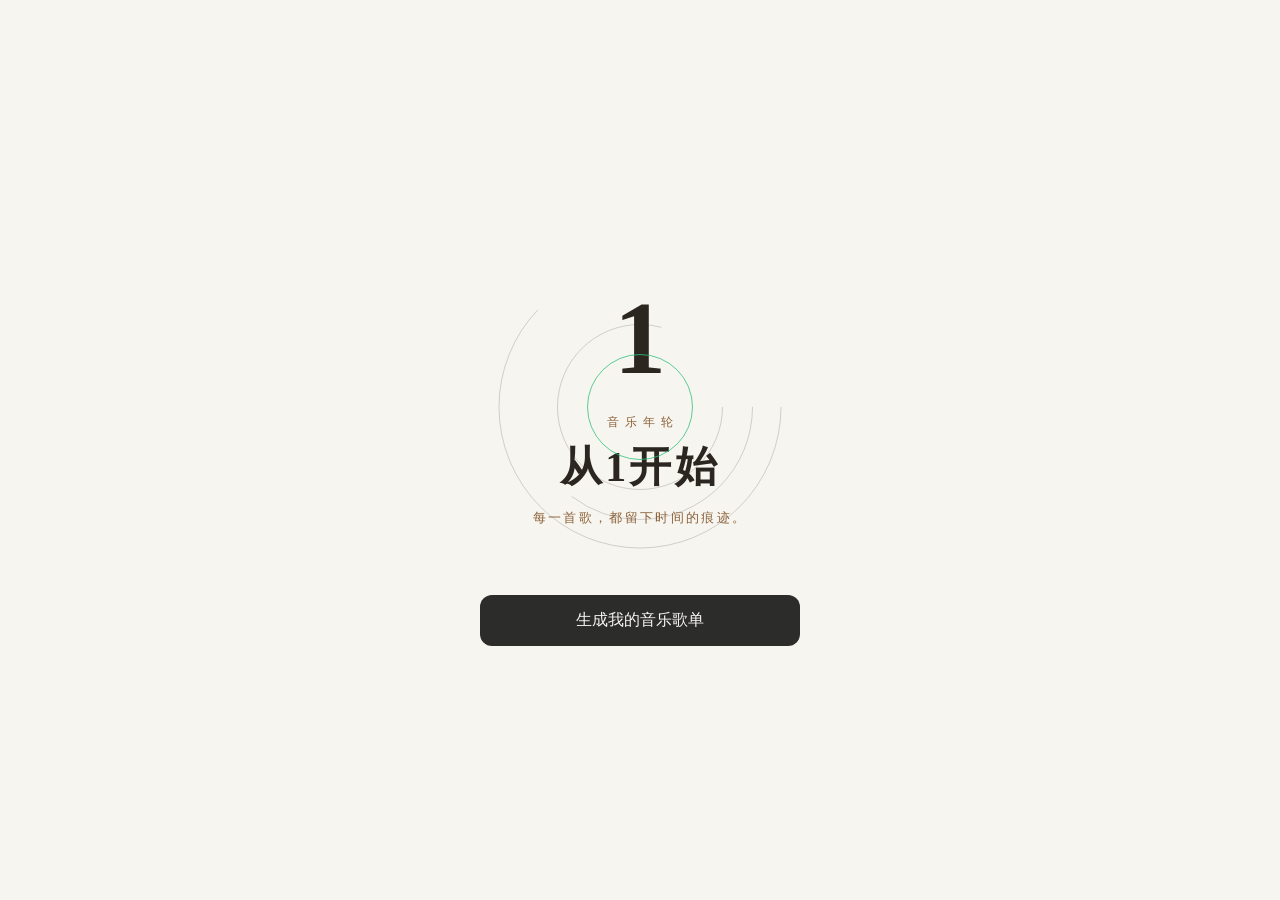
<file: index.html>
<!DOCTYPE html>
<html lang="zh-CN">
<head>
<meta charset="UTF-8">
<meta name="viewport" content="width=device-width, initial-scale=1.0, viewport-fit=cover">
<title>音乐歌单 · QQ音乐</title>
<link rel="stylesheet" href="css/style.css">
</head>
<body>

<!-- Screen 0: 视觉导览（从1开始） -->
<section class="screen active" id="screen-intro">
  <div class="intro">
    <div class="intro-hero">
      <svg class="intro-rings" viewBox="0 0 600 600" aria-hidden="true">
        <circle class="ir1" cx="300" cy="300" r="105"/>
        <circle cx="300" cy="300" r="165" stroke-dasharray="820 220"/>
        <circle cx="300" cy="300" r="225" stroke-dasharray="500 912"/>
        <circle cx="300" cy="300" r="282" stroke-dasharray="1100 674"/>
      </svg>
      <div class="intro-one">1</div>
      <div class="intro-kicker">音乐年轮</div>
      <h1 class="intro-title">从1开始</h1>
      <p class="intro-sub">每一首歌，都留下时间的痕迹。</p>
    </div>

    <button class="btn-primary" id="btn-to-input">生成我的音乐歌单</button>
  </div>
</section>

<!-- Screen 1: 输入 -->
<section class="screen" id="screen-input">
  <header class="hero">
    <h1 id="app_title">音乐人生歌单</h1>
    <p class="subtitle" id="app_subtitle">你的这些年，都在歌里</p>
  </header>

  <div class="panel">
    <!-- QQ音乐 账号连接 -->
    <div class="login-card" id="login-card">
      <div class="login-brand">
        <svg class="login-logo" viewBox="0 0 40 40" aria-hidden="true">
          <circle cx="20" cy="20" r="19" fill="#31C27C"/>
          <path d="M18 9.5a7.5 7.5 0 0 0-2.2 14.66V27l3.4-1.9a9.4 9.4 0 0 0 3-.5" fill="#31C27C"/>
          <text x="24" y="26" text-anchor="middle" font-size="16" fill="#31C27C" font-weight="800">Q</text>
          <path d="M15.8 21.5v6.2a1.8 1.8 0 1 0 3.6 0v-6.2" fill="none" stroke="#FFFDF6" stroke-width="1.6" stroke-linecap="round"/>
          <circle cx="17.5" cy="16.5" r="5.2" fill="none" stroke="#FFFDF6" stroke-width="1.6"/>
          <path d="M22.5 13.5c1.8 0 3.4 1.6 3.4 3.6M22.5 10.5c3.6 0 6.4 3 6.4 6.6" fill="none" stroke="#FFFDF6" stroke-width="1.6" stroke-linecap="round"/>
        </svg>
        <div class="login-brand-text">
          <div class="login-brand-name">QQ音乐</div>
          <div class="login-brand-sub" id="login-brand-sub">连接账号，读取你的听歌年轮</div>
        </div>
      </div>
      <button class="btn-login" id="btn-login">登录 / 注册</button>
      <div class="login-done" id="login-done" hidden>
        <span class="login-avatar" id="login-avatar">乐</span>
        <span class="login-nick" id="login-nick">QQ音乐用户</span>
        <span class="login-status">已连接</span>
      </div>
    </div>

    <!-- 真实歌单连接 -->
    <div class="pl-link-card" id="pl-link-card">
      <label class="label">连你的真实歌单（推荐）</label>
      <div class="pl-link-row">
        <input type="text" id="pl-link-input" placeholder="搜索你常听的歌单，如：周杰伦" autocomplete="off">
        <button class="btn-pl-link" id="btn-pl-link">搜索</button>
      </div>
      <div class="pl-search-results" id="pl-search-results"></div>
      <p class="date-note" id="pl-link-note">输入歌单名搜索QQ音乐公开歌单，选一个你常听的；也支持粘贴分享链接或歌单ID。</p>
      <div class="pl-link-done" id="pl-link-done" hidden>
        <span class="pl-link-title" id="pl-link-title"></span>
        <button class="pl-link-change" id="btn-pl-unlink">换一个</button>
      </div>
    </div>

    <label class="label">我的音乐人生 · 你出生在哪一天？</label>
    <div class="birth-row">
      <select id="year-select" class="year-select"></select>
      <select id="month-select" class="date-select"><option value="">月</option></select>
      <select id="day-select" class="date-select"><option value="">日</option></select>
    </div>
    <p class="date-note">出生那天的歌，是你歌单的第一首。年、月、日都需要选择。</p>
    <p class="date-error" id="birth-error" hidden>请先选好出生年月日，再生成你的音乐歌单。</p>

    <button class="btn-primary" id="btn-start">生成我的音乐歌单</button>
    <p class="demo-note" id="demo-note">Demo 说明：连接歌单后由你的真实歌单数据驱动；未连接时使用预置听歌画像演示。</p>
  </div>
</section>

<!-- Screen 2: 生成等待 -->
<section class="screen" id="screen-loading">
  <div class="loading-wrap">
    <div class="loading-ring"></div>
    <p class="loading-text">歌单生成中……</p>
  </div>
</section>

<!-- Screen 3: 音乐汇总歌单（你的这些年） -->
<section class="screen" id="screen-narrative">
  <div class="pl-header">
    <div class="pl-cover">
      <svg viewBox="0 0 120 120" aria-hidden="true">
        <circle cx="60" cy="60" r="58" fill="#8C6239"/>
        <circle cx="60" cy="60" r="52" fill="none" stroke="rgba(255,253,246,.5)" stroke-width="1" stroke-dasharray="3 5"/>
        <text x="60" y="62" text-anchor="middle" font-size="26" fill="#FFFDF6" font-weight="700" id="pl-cover-year">2001</text>
        <text x="60" y="82" text-anchor="middle" font-size="10" fill="#EFE6D2">出生那年</text>
      </svg>
    </div>
    <div class="pl-meta">
      <div class="pl-kicker">音乐汇总 · 歌单</div>
      <h2 class="pl-title" id="pl-title">你的这些年，都在歌里</h2>
      <div class="pl-sub" id="pl-sub"></div>
    </div>
  </div>
  <div class="pl-list" id="pl-list"></div>
  <div class="pl-footer" id="pl-footer"></div>
  <button class="btn-primary" id="btn-tl-done">看看QQ音乐为我推荐的小组 ›</button>
</section>

<!-- Screen 4: QQ音乐 · 推荐音乐小组 -->
<section class="screen" id="screen-ending">
  <div class="ending-wrap">
    <h2 class="ending-title">可能感兴趣的音乐小组</h2>
    <div class="ending-sub" id="ending-sub"></div>
    <div class="ending-quote" id="ending-quote"></div>
    <div class="group-grid" id="group-grid"></div>
    <div class="ending-actions">
      <button class="btn-primary" id="btn-share">保存分享卡片</button>
      <button class="btn-ghost" id="btn-restart">重新生成</button>
    </div>
    <p class="ai-label">内容由 AI 生成</p>
  </div>
</section>

<script type="module" src="ui/app.js"></script>
</body>
</html>
</file>
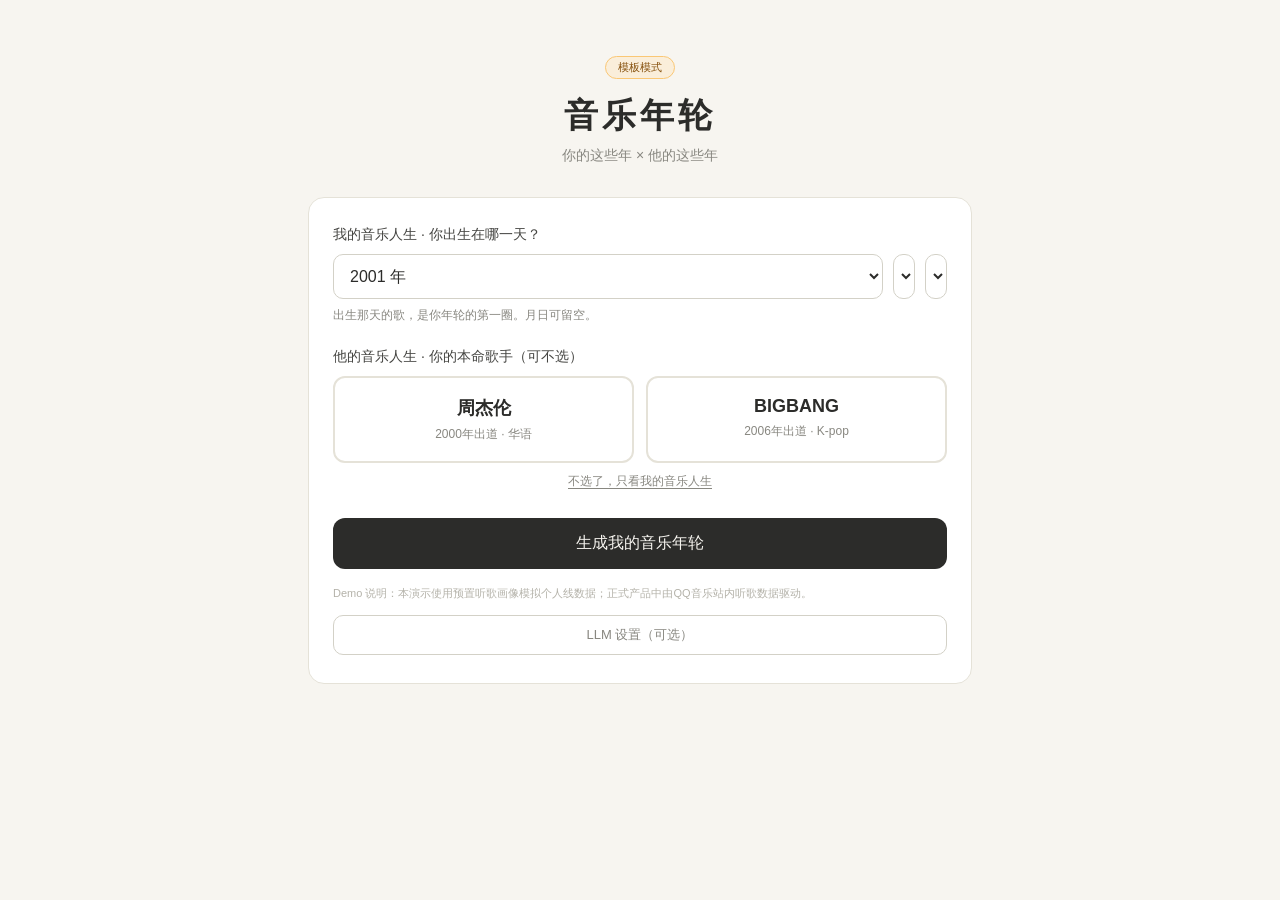
<file: src/index.html>
<!DOCTYPE html>
<html lang="zh-CN">
<head>
<meta charset="UTF-8">
<meta name="viewport" content="width=device-width, initial-scale=1.0, viewport-fit=cover">
<title>音乐年轮 · QQ音乐</title>
<link rel="stylesheet" href="css/style.css">
</head>
<body>

<!-- Screen 1: 输入 -->
<section class="screen active" id="screen-input">
  <header class="hero">
    <div class="hero-badge" id="llm-badge">模板模式</div>
    <h1 id="app_title">音乐年轮</h1>
    <p class="subtitle" id="app_subtitle">你的这些年 × 他的这些年</p>
  </header>

  <div class="panel">
    <label class="label">我的音乐人生 · 你出生在哪一天？</label>
    <div class="birth-row">
      <select id="year-select" class="year-select"></select>
      <select id="month-select" class="date-select"><option value="">月</option></select>
      <select id="day-select" class="date-select"><option value="">日</option></select>
    </div>
    <p class="date-note">出生那天的歌，是你年轮的第一圈。月日可留空。</p>

    <div class="label" style="margin-top:24px">他的音乐人生 · 你的本命歌手（可不选）</div>
    <div class="artist-row">
      <div class="artist-card" data-artist="jay_chou">
        <div class="artist-name">周杰伦</div>
        <div class="artist-desc">2000年出道 · 华语</div>
      </div>
      <div class="artist-card" data-artist="bigbang">
        <div class="artist-name">BIGBANG</div>
        <div class="artist-desc">2006年出道 · K-pop</div>
      </div>
    </div>
    <button class="link-ghost" id="btn-no-artist">不选了，只看我的音乐人生</button>

    <button class="btn-primary" id="btn-start">生成我的音乐年轮</button>
    <p class="demo-note">Demo 说明：本演示使用预置听歌画像模拟个人线数据；正式产品中由QQ音乐站内听歌数据驱动。</p>
    <button class="btn-ghost" id="btn-llm">LLM 设置（可选）</button>
  </div>
</section>

<!-- Screen 2: 生成等待 -->
<section class="screen" id="screen-loading">
  <div class="loading-wrap">
    <div class="loading-ring"></div>
    <p class="loading-text">年轮生长中……</p>
  </div>
</section>

<!-- Screen 3: 双轨叙事（我的音乐人生 × 他的音乐人生） -->
<section class="screen" id="screen-narrative">
  <div class="tl-header">
    <div class="tl-header-ring" id="narrative-ring"></div>
    <div class="tl-header-side">
      <div class="tl-badge me">我的音乐人生</div>
      <div class="tl-badge him" id="tl-badge-him">他的音乐人生</div>
      <div class="tl-hint">往下滚动，年轮随你长大</div>
    </div>
  </div>
  <div class="timeline" id="timeline"></div>
  <button class="btn-primary" id="btn-tl-done">看完这些年，看看谁与我同频 ›</button>
</section>

<!-- Screen 4: 结尾 -->
<section class="screen" id="screen-ending">
  <div class="ending-wrap">
    <h2 class="ending-title">你的音乐年轮</h2>
    <div class="ending-sub" id="ending-sub"></div>
    <div class="ending-quote" id="ending-quote"></div>
    <div class="ring-box small" id="ending-ring"></div>

    <div class="ending-cards" id="ending-group-card"></div>

    <div class="ending-actions">
      <button class="btn-primary" id="btn-share">保存分享卡片</button>
      <button class="btn-ghost" id="btn-restart">重新生成</button>
    </div>
    <p class="ai-label">内容由 AI 生成</p>
  </div>
</section>

<!-- LLM 设置弹窗 -->
<div class="modal" id="llm-modal">
  <div class="modal-box">
    <h3>LLM 设置（可选）</h3>
    <p class="modal-note">不配置则使用模板文案模式。配置后走 LLM 生成 + 事实校验。</p>
    <label>API Base URL<input type="text" id="llm-baseurl" placeholder="https://api.example.com/v1"></label>
    <label>模型名<input type="text" id="llm-model" placeholder="gpt-4o-mini 等"></label>
    <label>API Key（仅存本地）<input type="password" id="llm-apikey" placeholder="sk-..."></label>
    <div class="modal-actions">
      <button class="btn-ghost" id="btn-llm-close">取消</button>
      <button class="btn-primary" id="btn-llm-save">保存</button>
    </div>
  </div>
</div>

<script type="module" src="ui/app.js"></script>
</body>
</html>
</file>
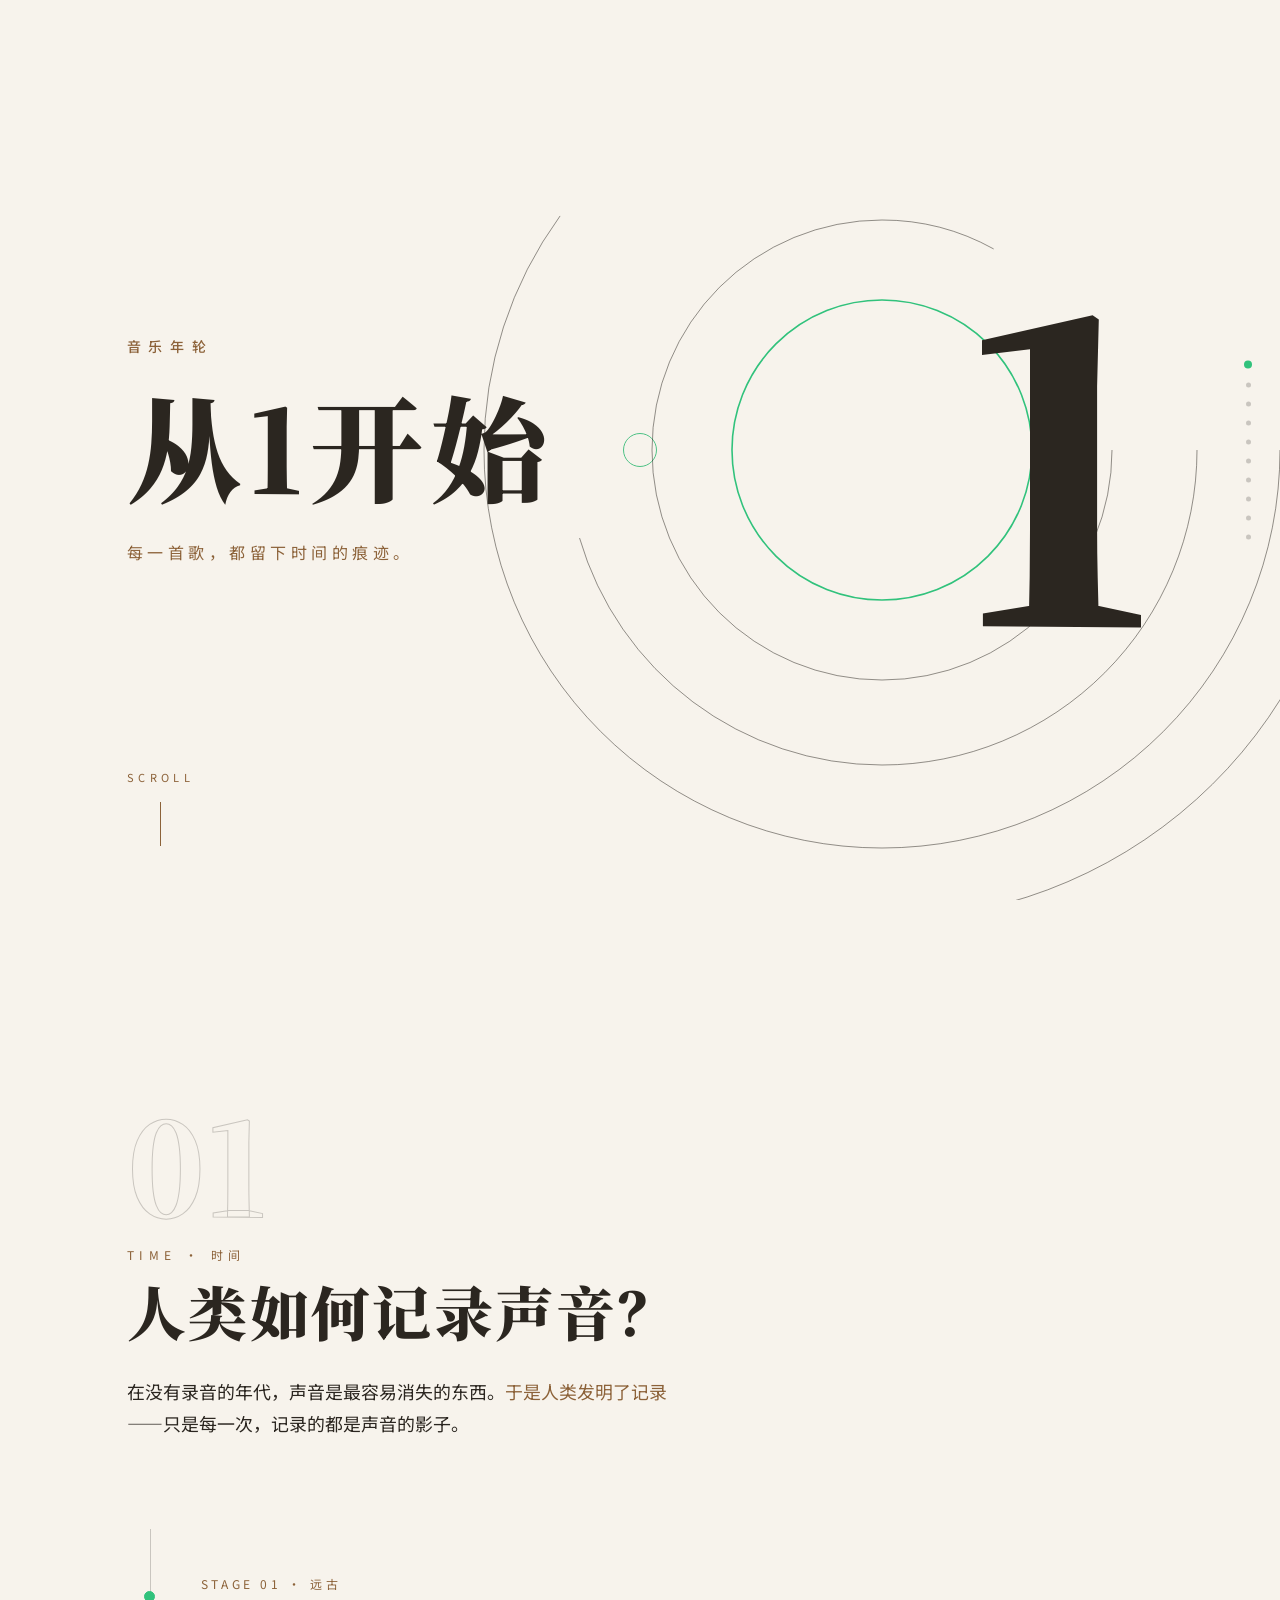
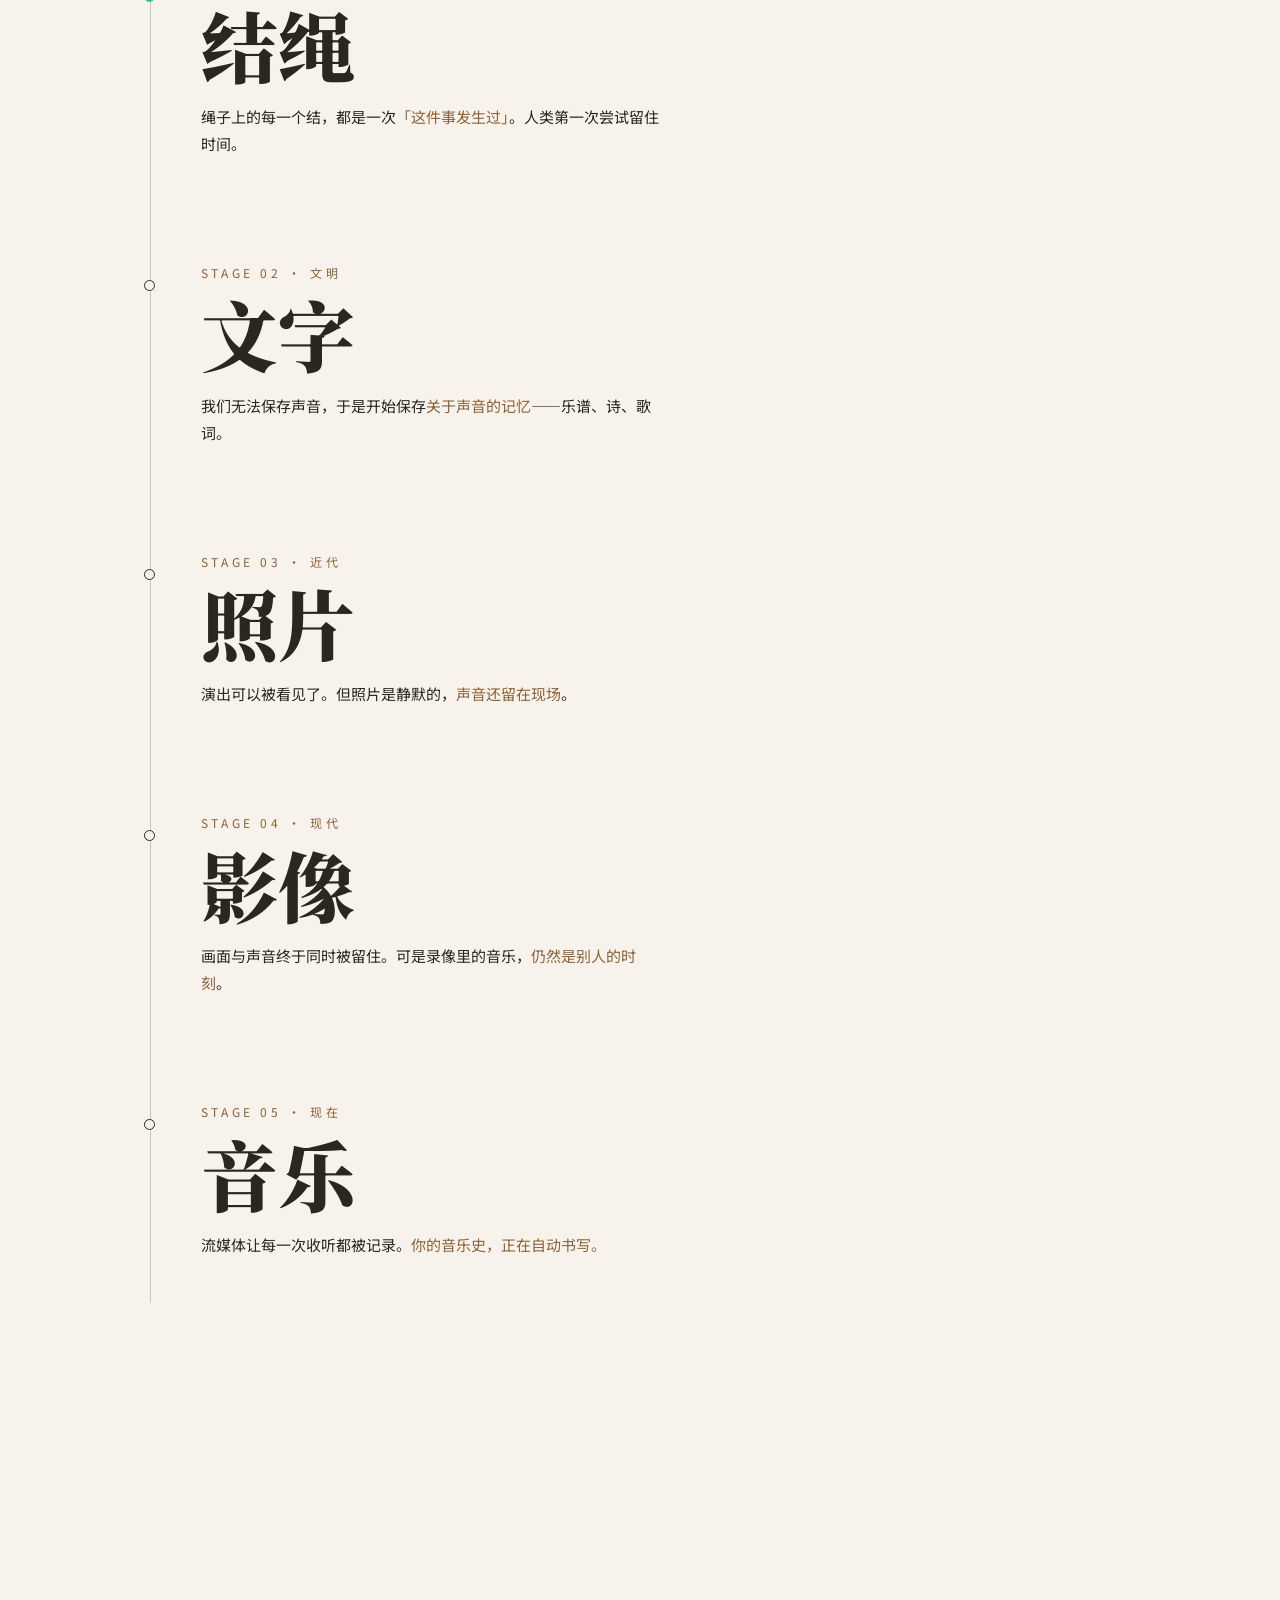
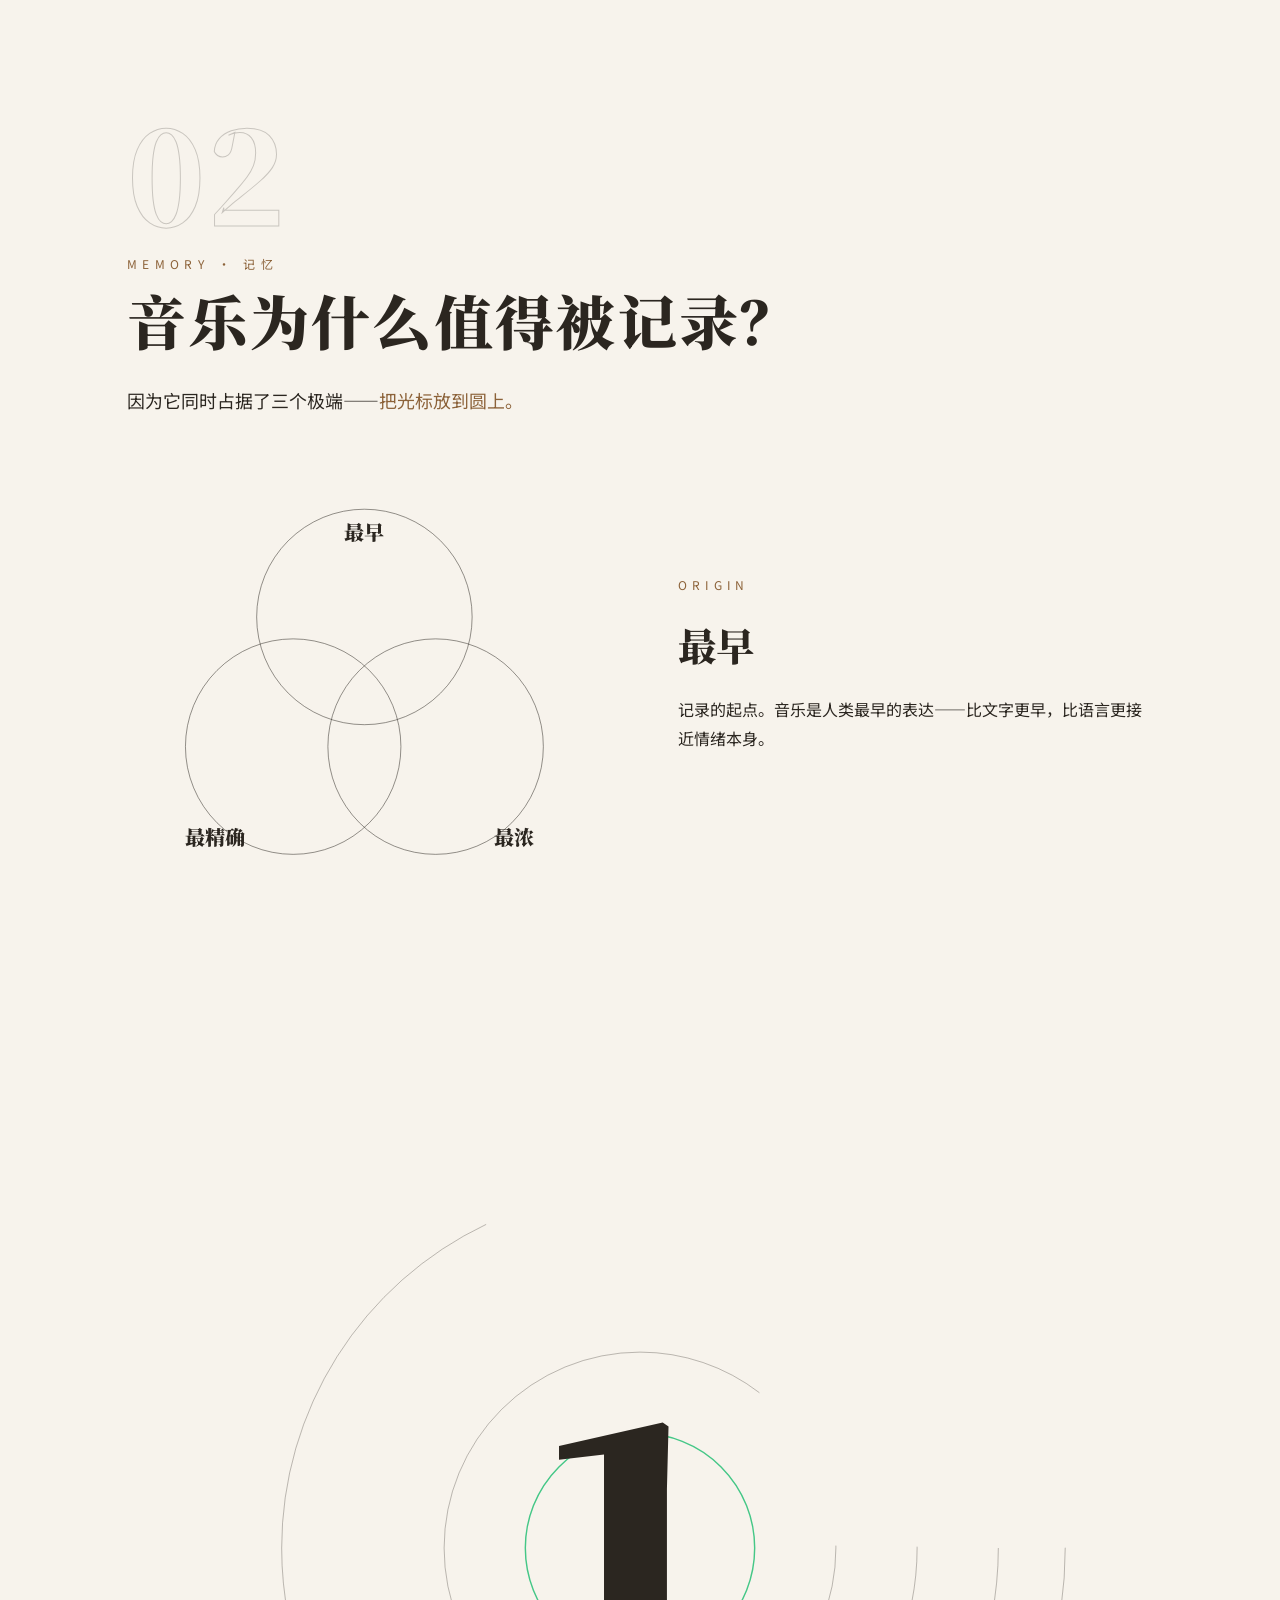
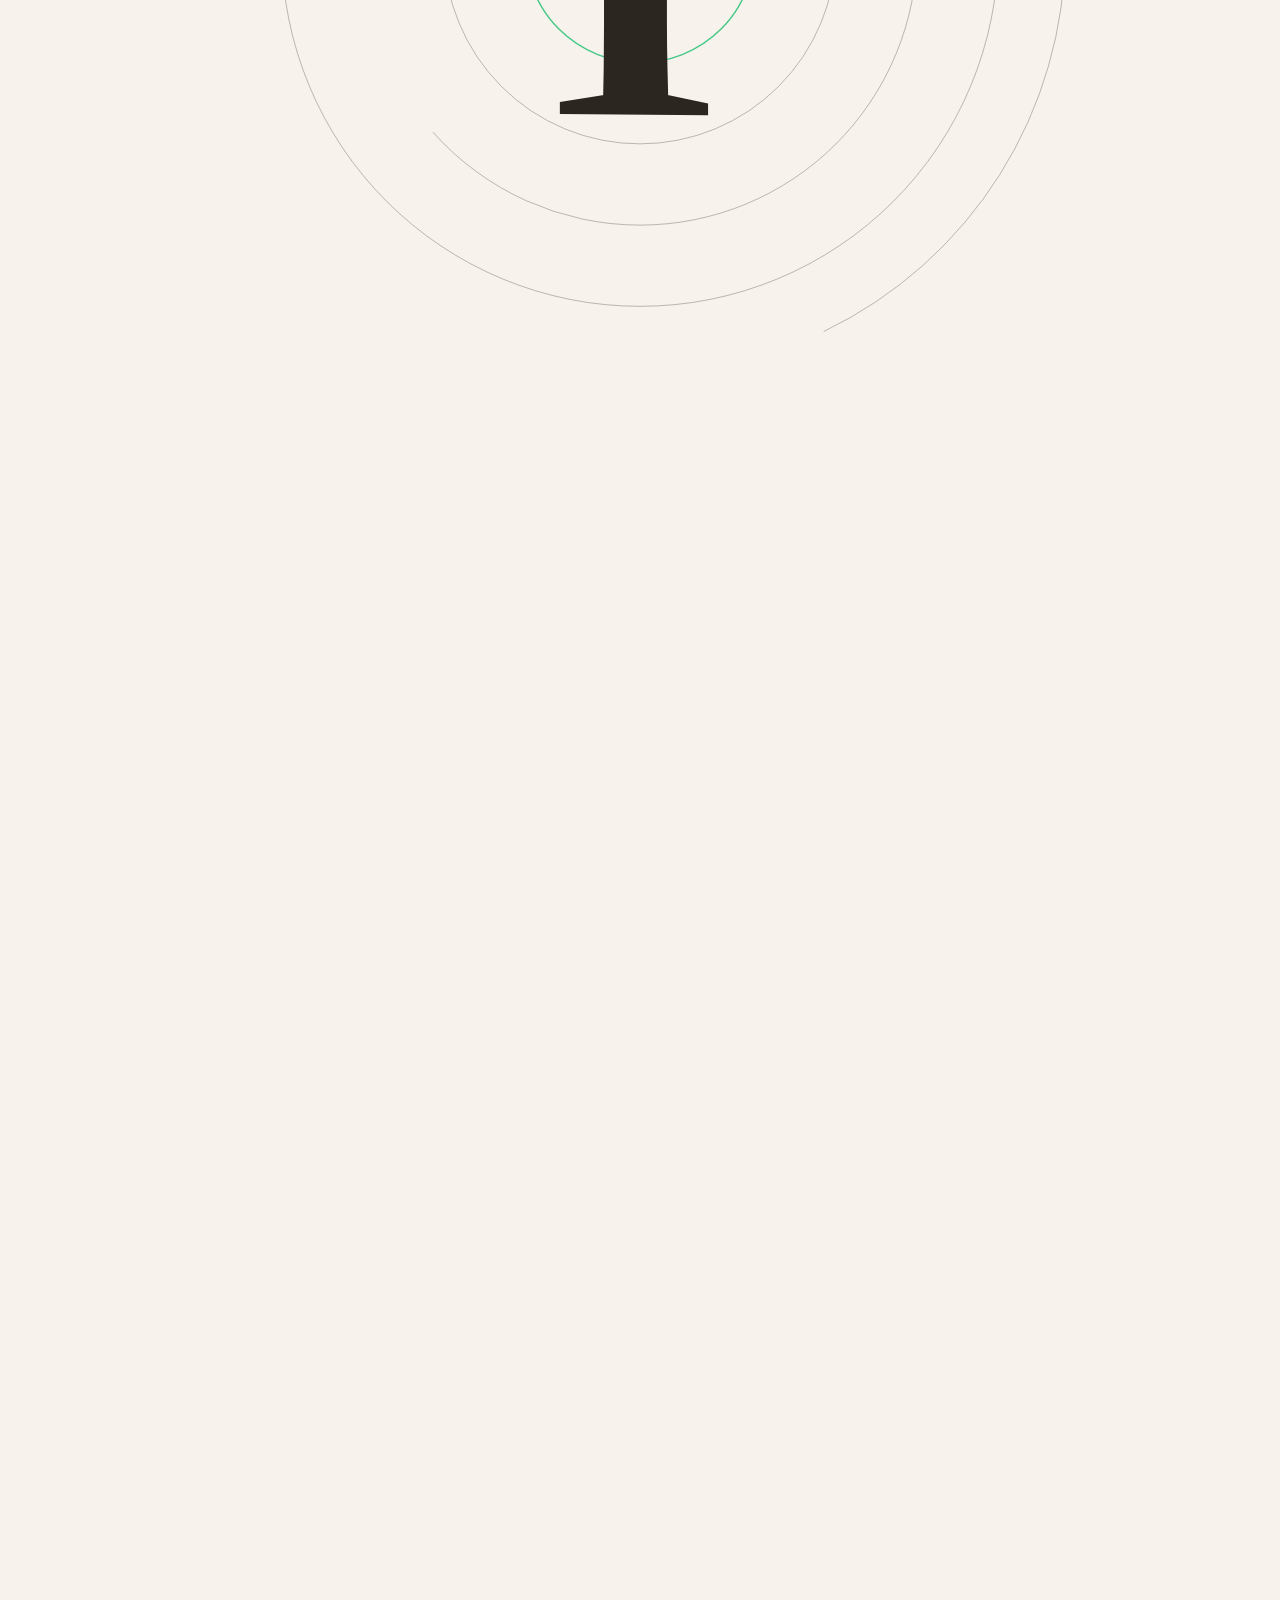
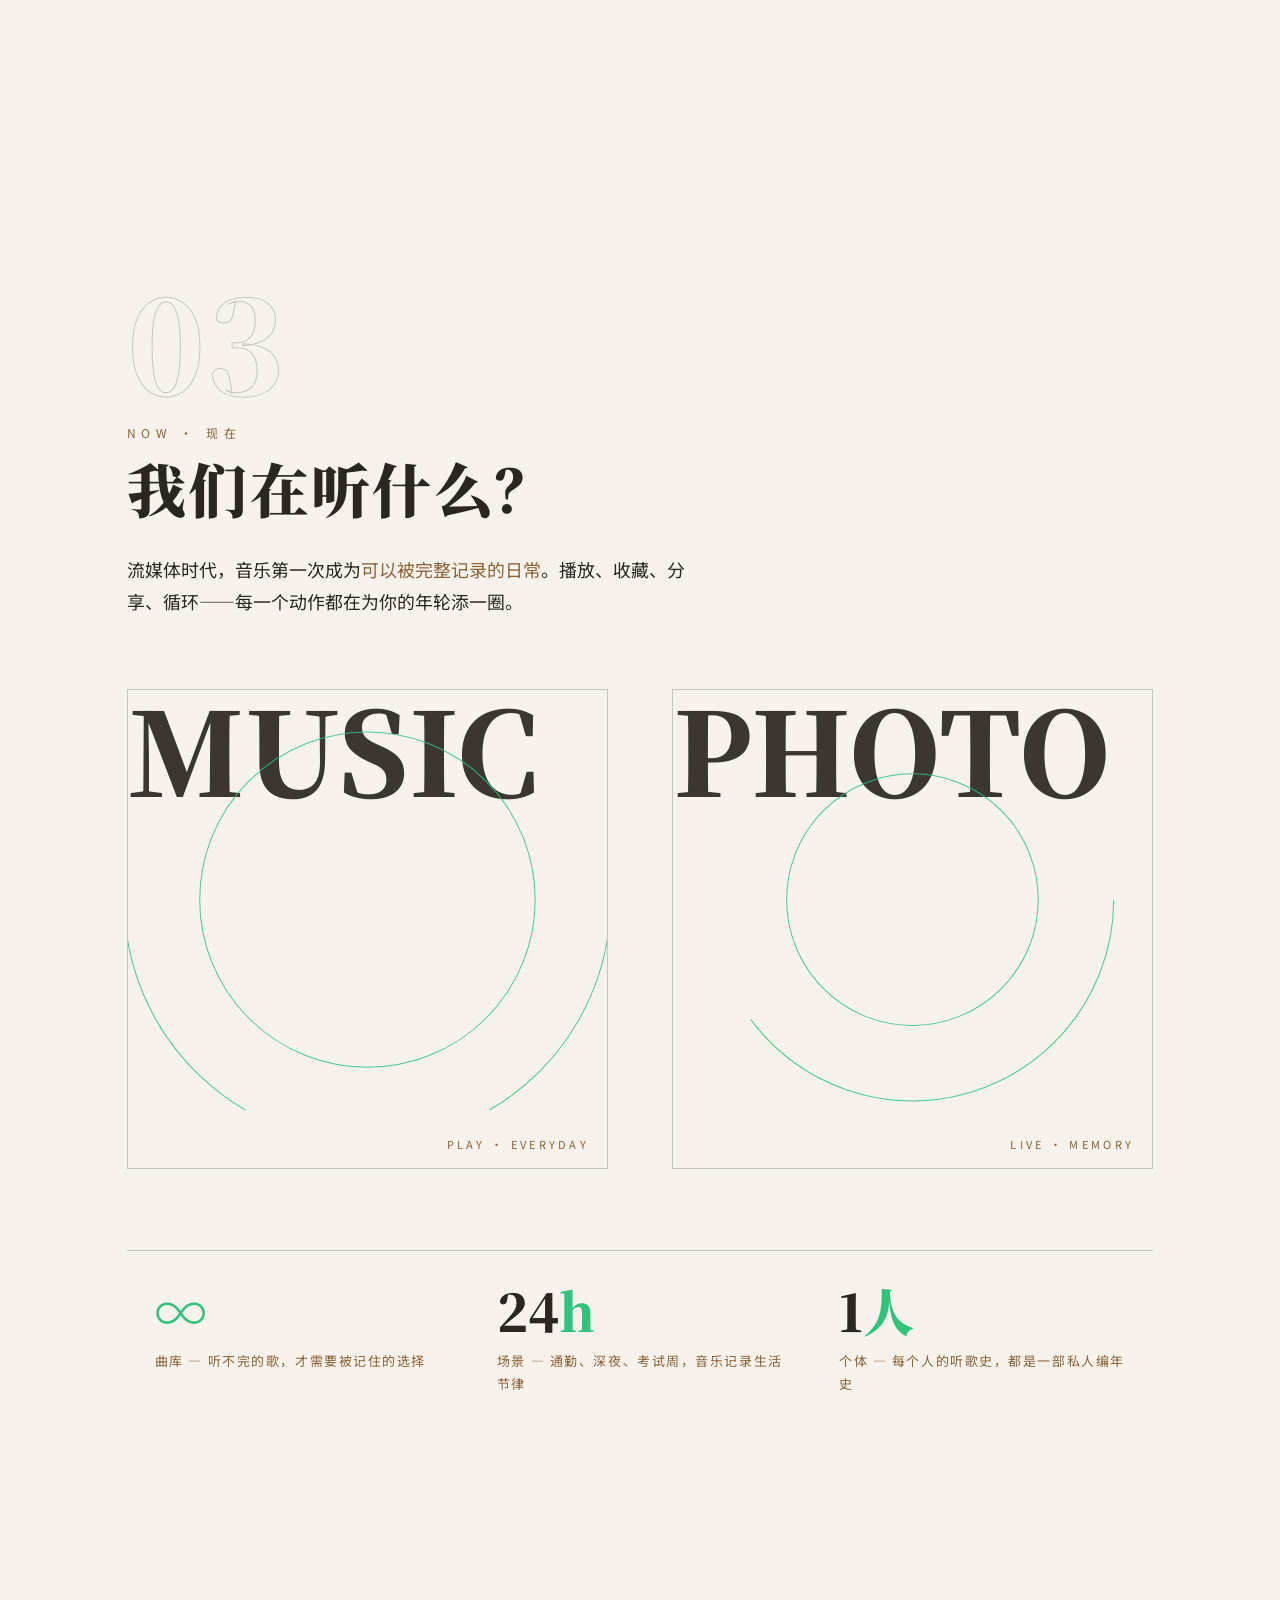
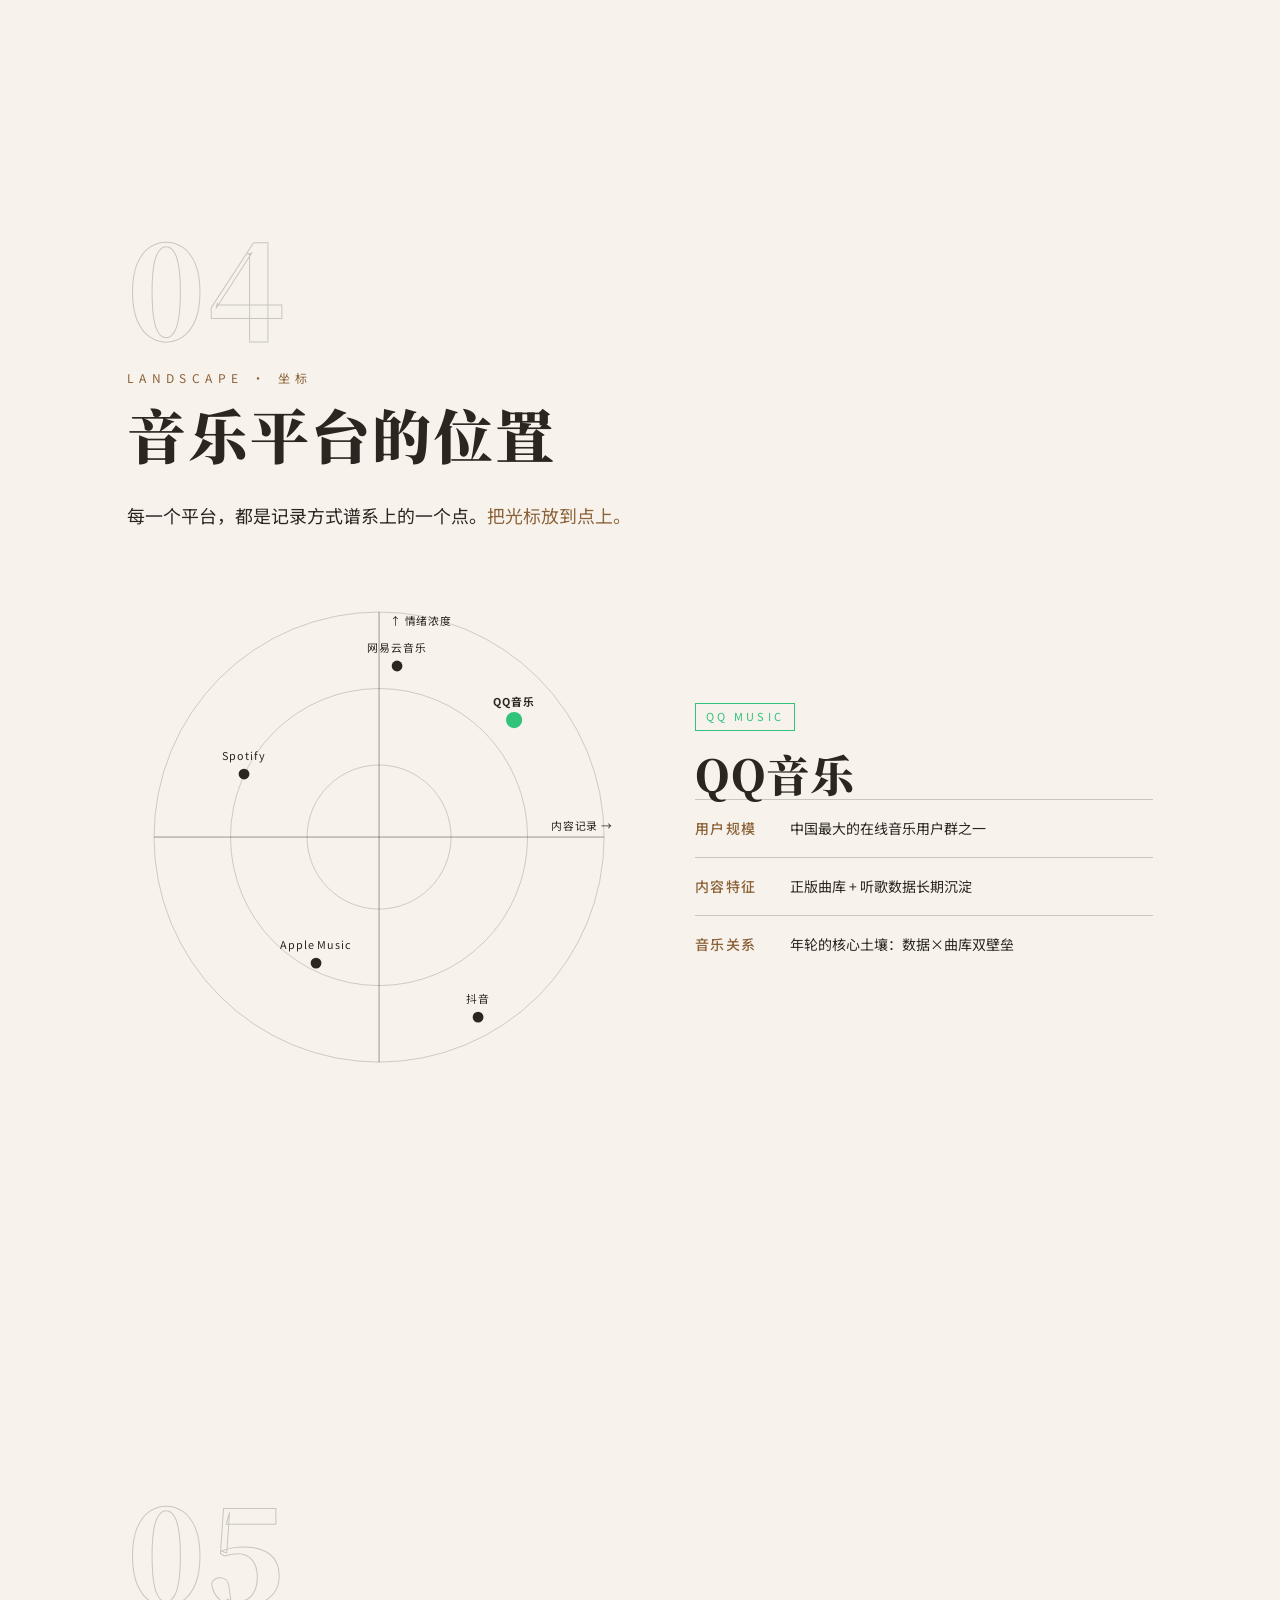
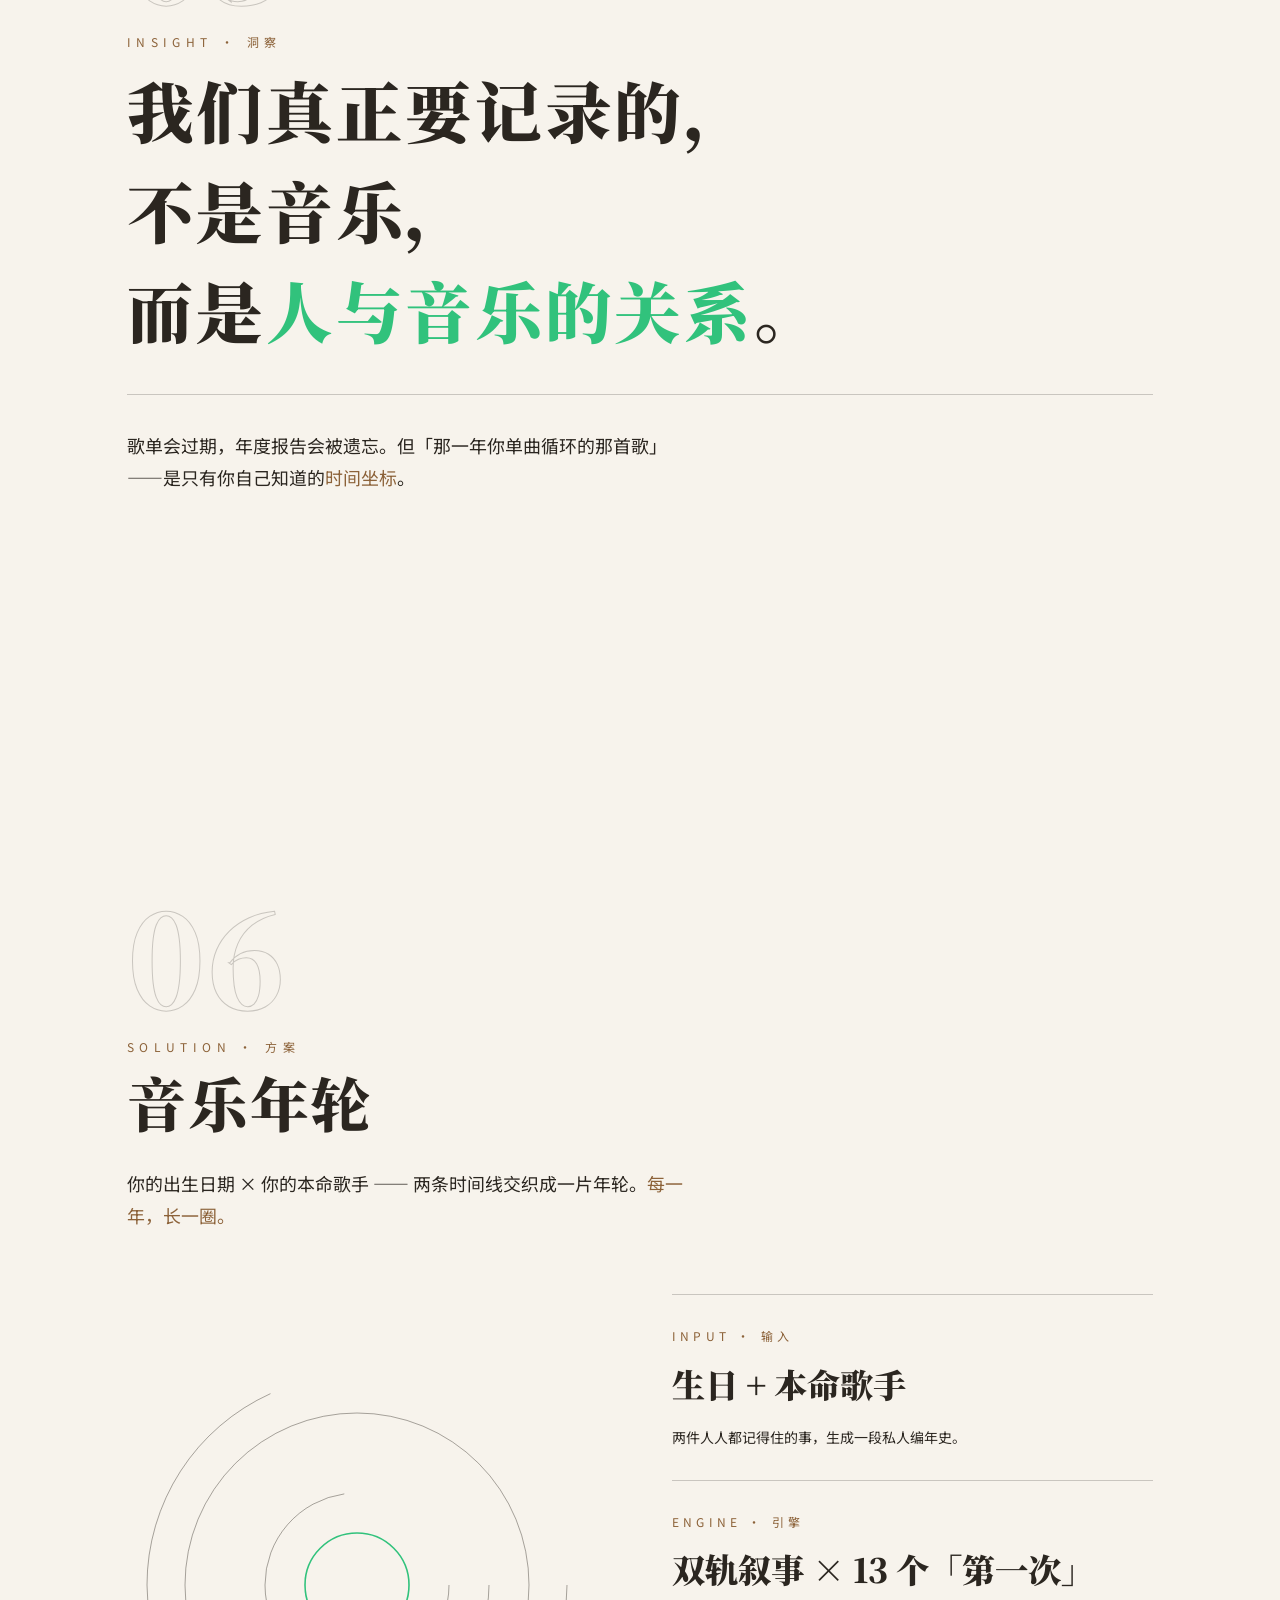
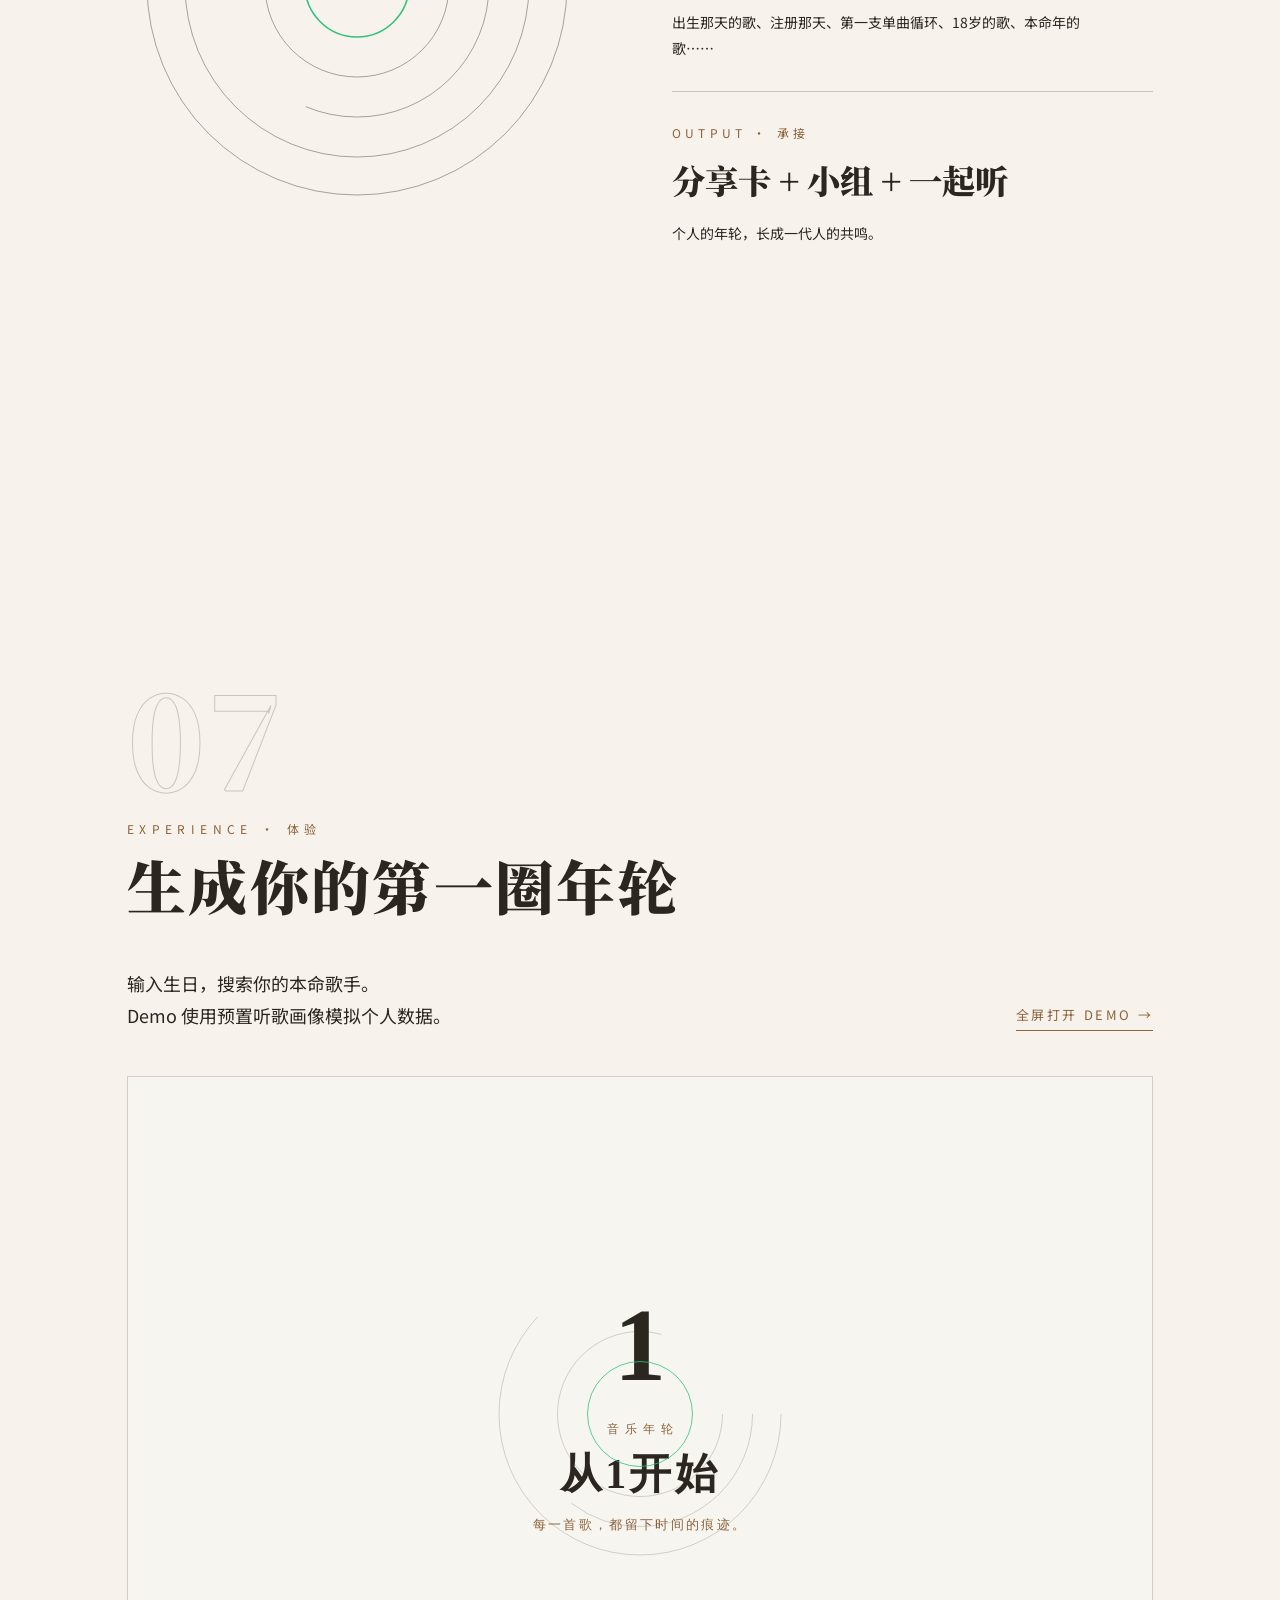
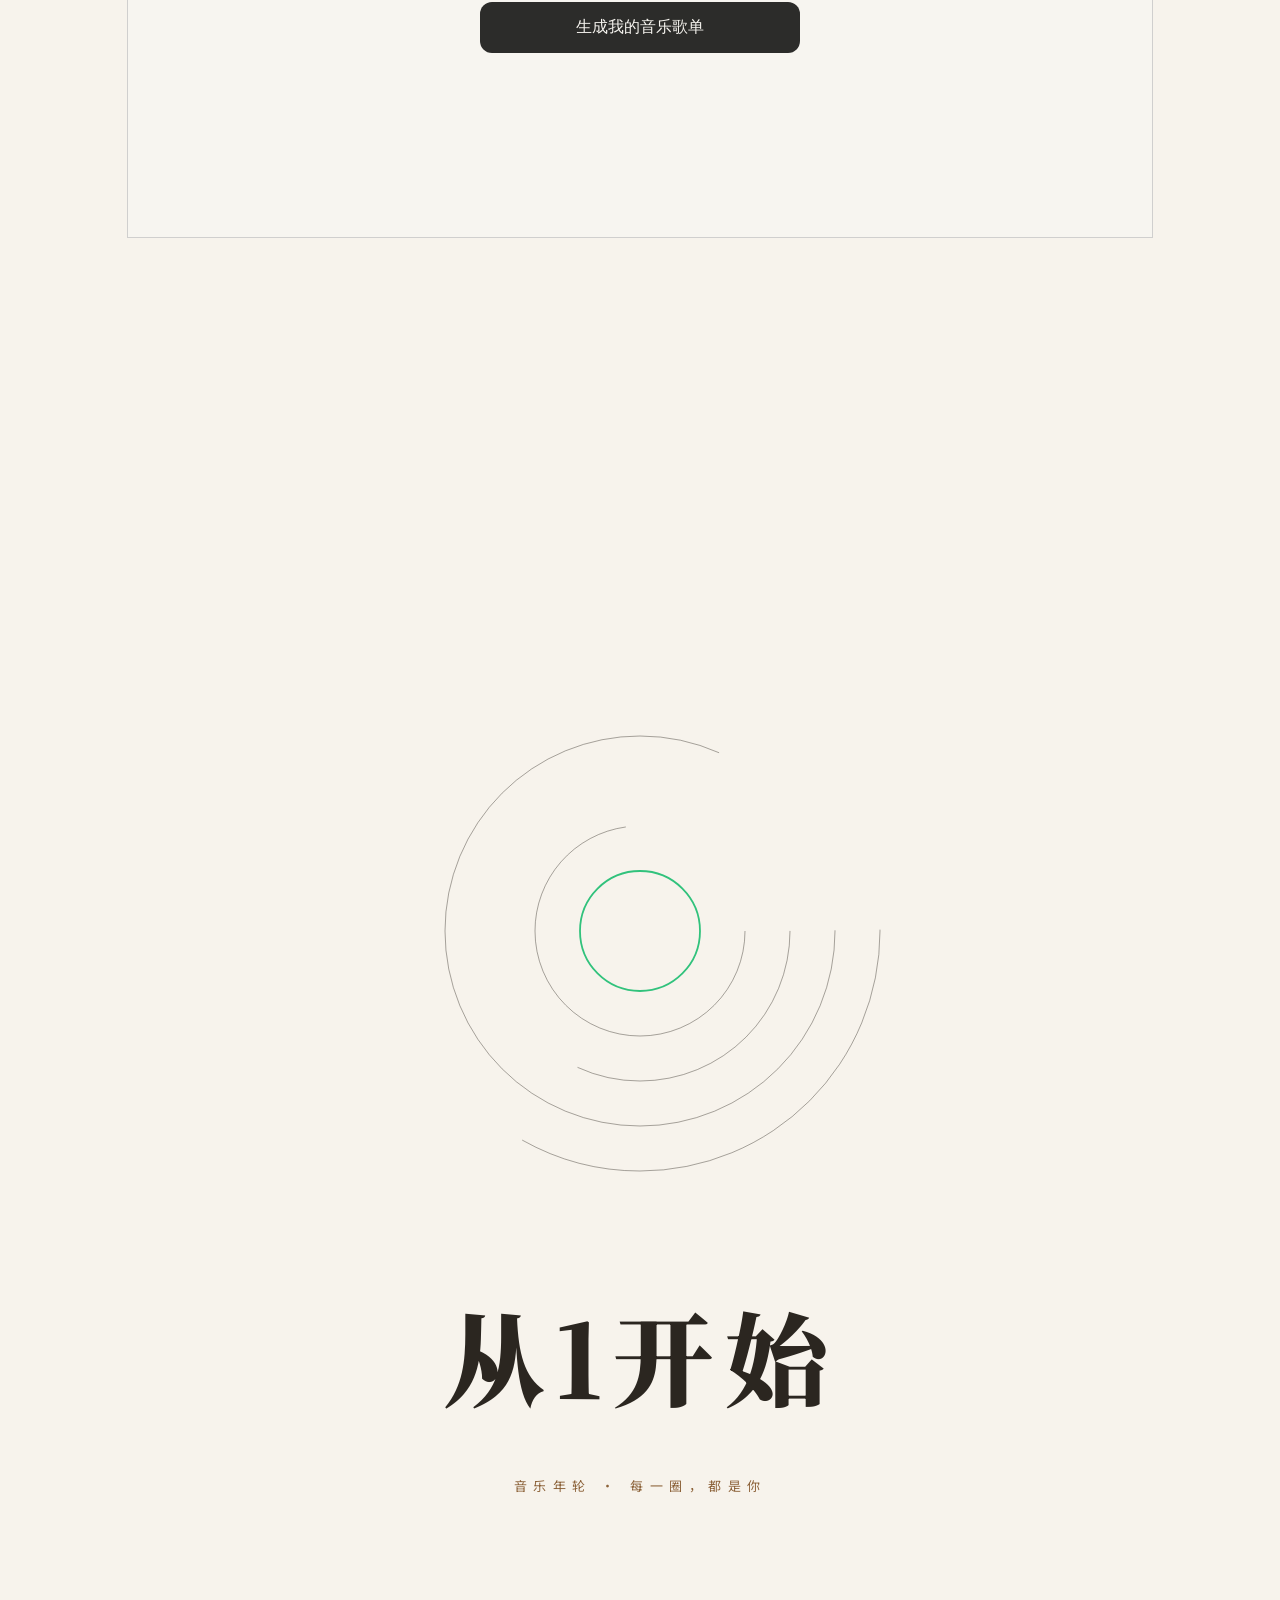
<file: story.html>
<!DOCTYPE html>
<html lang="zh-CN">
<head>
<meta charset="UTF-8">
<meta name="viewport" content="width=device-width, initial-scale=1.0">
<title>音乐年轮 · 从1开始</title>
<link rel="preconnect" href="https://fonts.googleapis.com">
<link href="https://fonts.googleapis.com/css2?family=Noto+Sans+SC:wght@300;400;500;700&family=Noto+Serif+SC:wght@400;600;900&display=swap" rel="stylesheet">
<style>
/* ============ 토큰 ============ */
:root{
  --paper:#F7F3EC;   /* 아이보리 70% */
  --ink:#2B2620;     /* 검정 20% */
  --brown:#8C6239;   /* 브라운 8% */
  --green:#31C27C;   /* QQ绿 2% */
  --hair:rgba(43,38,32,.22);
  --serif:"Noto Serif SC","Songti SC","STSong",serif;
  --sans:"Noto Sans SC","PingFang SC","Helvetica Neue",sans-serif;
}
*{margin:0;padding:0;box-sizing:border-box}
html{scroll-behavior:smooth}
body{background:var(--paper);color:var(--ink);font-family:var(--sans);font-weight:400;line-height:1.8;overflow-x:hidden}
::selection{background:var(--green);color:#fff}
a{color:inherit}

/* ============ 커서 링 (인터랙션 ③) ============ */
.cursor-ring{position:fixed;width:34px;height:34px;border:1px solid var(--green);border-radius:50%;
  pointer-events:none;z-index:999;transform:translate(-50%,-50%);opacity:.85;
  transition:width .35s ease,height .35s ease,opacity .35s ease;mix-blend-mode:multiply}
.cursor-ring.hovered{width:56px;height:56px;opacity:.6}
@media (hover:none){.cursor-ring{display:none}}

/* ============ 우측 고정 연륜 인디케이터 (인터랙션 ①) ============ */
.rail{position:fixed;right:28px;top:50%;transform:translateY(-50%);z-index:60;display:flex;flex-direction:column;gap:14px;align-items:center;pointer-events:none}
.rail .dot{width:5px;height:5px;border-radius:50%;background:var(--hair);transition:all .5s}
.rail .dot.on{background:var(--ink)}
.rail .dot.on.first{background:var(--green);width:8px;height:8px}
.rail-ring{position:fixed;right:-140px;top:50%;transform:translateY(-50%);z-index:0;pointer-events:none;opacity:.9}

/* ============ 공통 섹션 ============ */
section,header.hero{position:relative;max-width:1180px;margin:0 auto;padding:22vh 6vw}
.sec-num{font-family:var(--serif);font-weight:900;font-size:clamp(64px,10vw,150px);line-height:1;color:transparent;
  -webkit-text-stroke:1px var(--hair);letter-spacing:.02em;user-select:none}
.sec-tag{font-size:12px;letter-spacing:.45em;color:var(--brown);margin:18px 0 8px;text-transform:uppercase}
.sec-title{font-family:var(--serif);font-weight:900;font-size:clamp(30px,4.6vw,62px);line-height:1.25;letter-spacing:.04em}
.sec-body{max-width:560px;font-size:clamp(15px,1.4vw,18px);color:var(--ink);margin-top:28px}
.sec-body em{font-style:normal;color:var(--brown)}
.rule{border:none;border-top:1px solid var(--hair);margin:34px 0}
.caption{font-size:12px;color:var(--brown);letter-spacing:.14em}
.center{text-align:center}
.center .sec-body{margin-left:auto;margin-right:auto}
.reveal{opacity:0;transform:translateY(26px);transition:opacity .9s ease,transform .9s ease}
.reveal.in{opacity:1;transform:none}

/* ============ HERO ============ */
.hero{min-height:100vh;display:flex;flex-direction:column;justify-content:center;overflow:visible;padding-top:16vh}
.hero-rings{position:absolute;right:-8vw;top:50%;transform:translateY(-50%);width:min(78vw,900px);height:auto;pointer-events:none}
.hero-rings circle{fill:none;stroke:var(--ink);stroke-width:1;opacity:.5}
.hero-rings .r1{stroke:var(--green);stroke-width:1.6;opacity:1}
.hero-rings .grow{transform-origin:center;animation:breathe 9s ease-in-out infinite}
@keyframes breathe{0%,100%{transform:scale(1)}50%{transform:scale(1.035)}}
.hero-kicker{font-size:14px;letter-spacing:.55em;color:var(--brown);font-weight:500}
.hero-title{font-family:var(--serif);font-weight:900;font-size:clamp(58px,9vw,132px);line-height:1.1;letter-spacing:.06em;margin-top:22px}
.hero-one{position:absolute;right:6vw;top:50%;transform:translateY(-50%);font-family:var(--serif);font-weight:900;
  font-size:clamp(200px,32vw,460px);line-height:1;color:var(--ink);z-index:2;pointer-events:none;user-select:none}
.hero-sub{font-size:clamp(13px,1.3vw,16px);color:var(--brown);letter-spacing:.28em;margin-top:30px}
.hero-scroll{position:absolute;bottom:6vh;left:6vw;font-size:11px;letter-spacing:.4em;color:var(--brown)}
.hero-scroll::after{content:"";display:block;width:1px;height:44px;background:var(--brown);margin:14px auto 0;animation:drop 2.2s ease infinite}
@keyframes drop{0%{transform:scaleY(0);transform-origin:top}55%{transform:scaleY(1);transform-origin:top}56%{transform-origin:bottom}100%{transform:scaleY(0);transform-origin:bottom}}

/* ============ 02 TIME · 기록의 진화 ============ */
.evo{margin-top:9vh;position:relative;padding-left:74px}
.evo::before{content:"";position:absolute;left:23px;top:8px;bottom:8px;width:1px;background:var(--hair)}
.evo-step{position:relative;padding:52px 0;border-bottom:1px solid transparent}
.evo-step::before{content:"";position:absolute;left:-56.5px;top:70px;width:9px;height:9px;border-radius:50%;
  background:var(--paper);border:1px solid var(--ink);opacity:0;transform:scale(.4);transition:all .8s cubic-bezier(.2,.7,.2,1)}
.evo-step.in::before{opacity:1;transform:scale(1)}
.evo-step.first.in::before{background:var(--green);border-color:var(--green)}
.evo-era{font-size:12px;letter-spacing:.3em;color:var(--brown)}
.evo-name{font-family:var(--serif);font-weight:900;font-size:clamp(40px,6vw,86px);line-height:1.15;margin-top:6px}
.evo-desc{max-width:460px;font-size:15px;margin-top:14px;color:var(--ink)}
.evo-desc em{font-style:normal;color:var(--brown)}

/* ============ 03 MEMORY · 세 개의 원 ============ */
.venn-wrap{display:grid;grid-template-columns:minmax(300px,1fr) minmax(260px,1fr);gap:6vw;align-items:center;margin-top:7vh}
.venn{position:relative;width:100%;max-width:520px}
.venn svg{width:100%;height:auto;display:block}
.venn circle{fill:none;stroke:var(--ink);stroke-width:1;opacity:.55;cursor:pointer;transition:all .6s cubic-bezier(.2,.7,.2,1)}
.venn circle:hover{opacity:1;stroke-width:1.8}
.venn circle.hot{opacity:1;stroke-width:1.8}
.venn .lab{font-family:var(--serif);font-weight:900;font-size:22px;fill:var(--ink);pointer-events:none}
.venn circle.hot + .lab{}
.venn-detail .d-title{font-family:var(--serif);font-weight:900;font-size:clamp(26px,3vw,40px);transition:opacity .4s}
.venn-detail .d-sub{font-size:12px;letter-spacing:.4em;color:var(--brown);margin-bottom:14px}
.venn-detail .d-body{font-size:16px;margin-top:16px;min-height:110px;transition:opacity .4s}

/* ============ 04 ONE · signature ============ */
.one-stage{height:420vh;position:relative}
.one-sticky{position:sticky;top:0;height:100vh;display:flex;flex-direction:column;align-items:center;justify-content:center;overflow:hidden}
.one-word{position:absolute;font-family:var(--serif);font-weight:900;letter-spacing:.05em;opacity:0;transform:scale(.92);transition:opacity .7s ease,transform .7s ease;text-align:center}
.one-word.on{opacity:1;transform:scale(1)}
.ow-1{font-size:clamp(180px,30vw,430px);line-height:1}
.ow-01{font-size:clamp(120px,20vw,300px);line-height:1}
.ow-ring{font-size:clamp(54px,8vw,120px);line-height:1.2}
.ow-begin{font-size:clamp(40px,6vw,90px);line-height:1.2}
.one-quote{position:absolute;bottom:14vh;font-size:clamp(14px,1.6vw,19px);letter-spacing:.22em;color:var(--brown);opacity:0;transition:opacity 1.2s ease .2s;text-align:center;padding:0 8vw}
.one-quote.on{opacity:1}
.one-rings{position:absolute;width:min(88vw,860px);opacity:.9;pointer-events:none}
.one-rings circle{fill:none;stroke:var(--ink);stroke-width:1;opacity:.35}
.one-rings .r1{stroke:var(--green);stroke-width:1.5;opacity:1}

/* ============ 05 NOW · 사진 크롭 ============ */
.crop-row{display:grid;grid-template-columns:1fr 1fr;gap:5vw;margin-top:8vh;align-items:center}
.crop{position:relative;height:min(58vh,480px);overflow:hidden;border:1px solid var(--hair)}
.crop .word{position:absolute;font-family:var(--serif);font-weight:900;font-size:clamp(60px,9vw,130px);line-height:1;color:var(--ink);opacity:.92;z-index:2}
.crop .ring-pass{position:absolute;left:-20%;width:140%;height:auto;z-index:3;pointer-events:none}
.crop .ring-pass circle{fill:none;stroke:var(--green);stroke-width:1.2;opacity:.85}
.crop .meta{position:absolute;right:18px;bottom:14px;font-size:11px;letter-spacing:.3em;color:var(--brown);z-index:4}
.now-stats{margin-top:9vh;display:grid;grid-template-columns:repeat(3,1fr);gap:0}
.now-stat{padding:34px 28px 30px;border-top:1px solid var(--hair)}
.now-stat .n{font-family:var(--serif);font-weight:900;font-size:clamp(34px,4vw,58px);line-height:1}
.now-stat .n i{font-style:normal;color:var(--green)}
.now-stat .t{font-size:13px;color:var(--brown);margin-top:12px;letter-spacing:.12em}

/* ============ 06 COMPETITION · 원형 좌표계 ============ */
.polar-wrap{display:grid;grid-template-columns:minmax(300px,1.1fr) minmax(240px,1fr);gap:5vw;align-items:center;margin-top:6vh}
.polar{position:relative;width:100%;max-width:560px;margin:0 auto}
.polar svg{width:100%;height:auto;display:block}
.polar .axis{fill:none;stroke:var(--hair);stroke-width:1}
.polar .axis.main{stroke:var(--ink);opacity:.5}
.polar .pl-dot{fill:var(--ink);cursor:pointer;transition:r .4s}
.polar .pl-dot:hover{r:9}
.polar .pl-dot.qq{fill:var(--green)}
.polar .pl-name{font-size:12px;fill:var(--ink);letter-spacing:.08em}
.polar-info .i-name{font-family:var(--serif);font-weight:900;font-size:clamp(28px,3.4vw,44px);line-height:1.2}
.polar-info .i-row{display:flex;gap:18px;padding:16px 0;border-top:1px solid var(--hair);font-size:14px}
.polar-info .i-row b{font-weight:500;color:var(--brown);min-width:5.5em;letter-spacing:.1em}
.polar-info .qq-tag{display:inline-block;font-size:11px;letter-spacing:.3em;color:var(--green);border:1px solid var(--green);padding:3px 10px;margin-bottom:16px}

/* ============ 07 INSIGHT ============ */
.insight-q{font-family:var(--serif);font-weight:900;font-size:clamp(30px,5.2vw,72px);line-height:1.5;letter-spacing:.04em;max-width:20em}
.insight-q .g{color:var(--green)}

/* ============ 08 SOLUTION ============ */
.sol-grid{display:grid;grid-template-columns:1fr 1fr;gap:5vw;margin-top:7vh;align-items:center}
.sol-rings{width:100%;max-width:460px}
.sol-rings circle{fill:none;stroke:var(--ink);stroke-width:1;opacity:.4}
.sol-rings .r1{stroke:var(--green);stroke-width:1.6;opacity:1}
.sol-item{padding:30px 0;border-top:1px solid var(--hair)}
.sol-item .k{font-size:12px;letter-spacing:.35em;color:var(--brown)}
.sol-item .v{font-family:var(--serif);font-weight:900;font-size:clamp(22px,2.6vw,34px);margin-top:8px}
.sol-item .d{font-size:14px;margin-top:10px;max-width:30em}

/* ============ 09 EXPERIENCE ============ */
.exp-note{display:flex;flex-wrap:wrap;gap:26px;justify-content:space-between;align-items:flex-end;margin-top:5vh}
.exp-open{font-size:13px;letter-spacing:.2em;color:var(--brown);text-decoration:none;border-bottom:1px solid var(--brown);padding-bottom:4px}
.exp-open:hover{color:var(--green);border-color:var(--green)}
.demo-frame{margin-top:5vh;border:1px solid var(--hair);background:#fff}
.demo-frame iframe{display:block;width:100%;height:min(86vh,760px);border:0}

/* ============ 10 ENDING ============ */
.ending{min-height:100vh;display:flex;flex-direction:column;align-items:center;justify-content:center;text-align:center;position:relative}
.end-rings{width:min(70vw,520px);margin-bottom:8vh}
.end-rings circle{fill:none;stroke:var(--ink);stroke-width:1;opacity:.4}
.end-rings .r1{stroke:var(--green);stroke-width:1.8;opacity:1}
.end-word{font-family:var(--serif);font-weight:900;font-size:clamp(44px,8vw,110px);letter-spacing:.1em}
.end-sub{font-size:13px;letter-spacing:.5em;color:var(--brown);margin-top:26px}

footer{border-top:1px solid var(--hair);padding:34px 6vw;display:flex;justify-content:space-between;flex-wrap:wrap;gap:12px;font-size:11px;letter-spacing:.2em;color:var(--brown)}

/* ============ 반응형 ============ */
@media (max-width:860px){
  .rail{display:none}
  .hero-one{font-size:52vw;right:2vw;opacity:.9}
  .hero-rings{right:-30vw;opacity:.6}
  .venn-wrap,.polar-wrap,.sol-grid,.crop-row{grid-template-columns:1fr}
  .now-stats{grid-template-columns:1fr}
  .crop{height:44vh}
  .demo-frame iframe{height:640px}
}
</style>
</head>
<body>

<!-- 인터랙션 ③: 커서 첫 번째 원 -->
<div class="cursor-ring" id="cursorRing"></div>

<!-- 인터랙션 ①: 섹션 진행 연륜 인디케이터 -->
<nav class="rail" id="rail" aria-hidden="true"></nav>

<!-- ================= 01 OPENING / HERO ================= -->
<header class="hero" id="s01" data-sec="1">
  <svg class="hero-rings" viewBox="0 0 900 900" aria-hidden="true">
    <circle class="r1 grow" cx="450" cy="450" r="150"/>
    <circle class="grow" cx="450" cy="450" r="230" stroke-dasharray="1200 245" style="animation-delay:-2s"/>
    <circle class="grow" cx="450" cy="450" r="315" stroke-dasharray="900 1080" style="animation-delay:-4s"/>
    <circle cx="450" cy="450" r="398" stroke-dasharray="1500 1000"/>
    <circle class="grow" cx="450" cy="450" r="470" stroke-dasharray="700 2250" style="animation-delay:-6s"/>
  </svg>
  <div class="hero-one" aria-hidden="true">1</div>

  <div class="hero-kicker">音乐年轮</div>
  <h1 class="hero-title">从1开始</h1>
  <p class="hero-sub">每一首歌，都留下时间的痕迹。</p>
  <div class="hero-scroll">SCROLL</div>
</header>

<!-- ================= 02 TIME ================= -->
<section id="s02" data-sec="2">
  <div class="sec-num reveal">01</div>
  <div class="sec-tag reveal">TIME · 时间</div>
  <h2 class="sec-title reveal">人类如何记录声音？</h2>
  <p class="sec-body reveal">在没有录音的年代，声音是最容易消失的东西。<em>于是人类发明了记录</em>——只是每一次，记录的都是声音的影子。</p>

  <div class="evo">
    <div class="evo-step first">
      <div class="evo-era">STAGE 01 · 远古</div>
      <div class="evo-name">结绳</div>
      <p class="evo-desc">绳子上的每一个结，都是一次<em>「这件事发生过」</em>。人类第一次尝试留住时间。</p>
    </div>
    <div class="evo-step">
      <div class="evo-era">STAGE 02 · 文明</div>
      <div class="evo-name">文字</div>
      <p class="evo-desc">我们无法保存声音，于是开始保存<em>关于声音的记忆</em>——乐谱、诗、歌词。</p>
    </div>
    <div class="evo-step">
      <div class="evo-era">STAGE 03 · 近代</div>
      <div class="evo-name">照片</div>
      <p class="evo-desc">演出可以被看见了。但照片是静默的，<em>声音还留在现场</em>。</p>
    </div>
    <div class="evo-step">
      <div class="evo-era">STAGE 04 · 现代</div>
      <div class="evo-name">影像</div>
      <p class="evo-desc">画面与声音终于同时被留住。可是录像里的音乐，<em>仍然是别人的时刻</em>。</p>
    </div>
    <div class="evo-step">
      <div class="evo-era">STAGE 05 · 现在</div>
      <div class="evo-name">音乐</div>
      <p class="evo-desc">流媒体让每一次收听都被记录。<em>你的音乐史，正在自动书写。</em></p>
    </div>
  </div>
</section>

<!-- ================= 03 MEMORY · 三个"最" ================= -->
<section id="s03" data-sec="3">
  <div class="sec-num reveal">02</div>
  <div class="sec-tag reveal">MEMORY · 记忆</div>
  <h2 class="sec-title reveal">音乐为什么值得被记录？</h2>
  <p class="sec-body reveal">因为它同时占据了三个极端——<em>把光标放到圆上。</em></p>

  <div class="venn-wrap">
    <div class="venn reveal" id="venn">
      <svg viewBox="0 0 520 460" id="vennSvg">
        <circle id="vc-early" data-k="early" cx="260" cy="150" r="118"/>
        <circle id="vc-exact" data-k="exact" cx="182" cy="292" r="118"/>
        <circle id="vc-dense" data-k="dense" cx="338" cy="292" r="118"/>
        <text class="lab" x="260" y="66" text-anchor="middle">最早</text>
        <text class="lab" x="96" y="400" text-anchor="middle">最精确</text>
        <text class="lab" x="424" y="400" text-anchor="middle">最浓</text>
      </svg>
    </div>
    <div class="venn-detail reveal" id="vennDetail">
      <div class="d-sub" id="vd-sub">ORIGIN</div>
      <div class="d-title" id="vd-title">最早</div>
      <p class="d-body" id="vd-body">记录的起点。音乐是人类最早的表达——比文字更早，比语言更接近情绪本身。</p>
    </div>
  </div>
</section>

<!-- ================= 04 ONE · signature ================= -->
<section id="s04" data-sec="4" style="padding:0;max-width:none">
  <div class="one-stage" id="oneStage">
    <div class="one-sticky">
      <svg class="one-rings" viewBox="0 0 900 900" aria-hidden="true">
        <circle class="r1" cx="450" cy="450" r="120"/>
        <circle cx="450" cy="450" r="205" stroke-dasharray="1100 185"/>
        <circle cx="450" cy="450" r="290" stroke-dasharray="700 1120"/>
        <circle cx="450" cy="450" r="375" stroke-dasharray="1600 760"/>
        <circle cx="450" cy="450" r="445" stroke-dasharray="500 2295"/>
      </svg>
      <div class="one-word ow-1" data-stage="0">1</div>
      <div class="one-word ow-01" data-stage="1">01</div>
      <div class="one-word ow-ring" data-stage="2">第一圈</div>
      <div class="one-word ow-begin" data-stage="3">从1开始</div>
      <p class="one-quote" id="oneQuote">每一个时代，都有属于它的第一首歌。</p>
    </div>
  </div>
</section>

<!-- ================= 05 NOW ================= -->
<section id="s05" data-sec="5">
  <div class="sec-num reveal">03</div>
  <div class="sec-tag reveal">NOW · 现在</div>
  <h2 class="sec-title reveal">我们在听什么？</h2>
  <p class="sec-body reveal">流媒体时代，音乐第一次成为<em>可以被完整记录的日常</em>。播放、收藏、分享、循环——每一个动作都在为你的年轮添一圈。</p>

  <div class="crop-row">
    <div class="crop reveal">
      <div class="word">MUSIC</div>
      <svg class="ring-pass" viewBox="0 0 800 500" aria-hidden="true">
        <circle cx="400" cy="250" r="200"/>
        <circle cx="400" cy="250" r="290" stroke-dasharray="900 920"/>
      </svg>
      <div class="meta">PLAY · EVERYDAY</div>
    </div>
    <div class="crop reveal">
      <div class="word">PHOTO</div>
      <svg class="ring-pass" viewBox="0 0 800 500" aria-hidden="true">
        <circle cx="400" cy="250" r="150"/>
        <circle cx="400" cy="250" r="240" stroke-dasharray="600 910"/>
      </svg>
      <div class="meta">LIVE · MEMORY</div>
    </div>
  </div>

  <div class="now-stats">
    <div class="now-stat reveal">
      <div class="n"><i>∞</i></div>
      <div class="t">曲库 — 听不完的歌，才需要被记住的选择</div>
    </div>
    <div class="now-stat reveal">
      <div class="n">24<i>h</i></div>
      <div class="t">场景 — 通勤、深夜、考试周，音乐记录生活节律</div>
    </div>
    <div class="now-stat reveal">
      <div class="n">1<i>人</i></div>
      <div class="t">个体 — 每个人的听歌史，都是一部私人编年史</div>
    </div>
  </div>
</section>

<!-- ================= 06 COMPETITION ================= -->
<section id="s06" data-sec="6">
  <div class="sec-num reveal">04</div>
  <div class="sec-tag reveal">LANDSCAPE · 坐标</div>
  <h2 class="sec-title reveal">音乐平台的位置</h2>
  <p class="sec-body reveal">每一个平台，都是记录方式谱系上的一个点。<em>把光标放到点上。</em></p>

  <div class="polar-wrap">
    <div class="polar reveal" id="polar">
      <svg viewBox="0 0 560 560" id="polarSvg">
        <circle class="axis" cx="280" cy="280" r="250"/>
        <circle class="axis" cx="280" cy="280" r="165"/>
        <circle class="axis" cx="280" cy="280" r="80"/>
        <line class="axis main" x1="30" y1="280" x2="530" y2="280"/>
        <line class="axis main" x1="280" y1="30" x2="280" y2="530"/>
        <text class="pl-name" x="540" y="272" text-anchor="end" font-size="10" fill="#8C6239">内容记录 →</text>
        <text class="pl-name" x="292" y="44" font-size="10" fill="#8C6239">↑ 情绪浓度</text>
      </svg>
    </div>
    <div class="polar-info reveal">
      <div class="qq-tag" id="pi-tag" hidden>QQ MUSIC</div>
      <div class="i-name" id="pi-name">把光标放到圆点上</div>
      <div class="i-row"><b>用户规模</b><span id="pi-scale">—</span></div>
      <div class="i-row"><b>内容特征</b><span id="pi-content">—</span></div>
      <div class="i-row"><b>音乐关系</b><span id="pi-rel">—</span></div>
    </div>
  </div>
</section>

<!-- ================= 07 INSIGHT ================= -->
<section id="s07" data-sec="7">
  <div class="sec-num reveal">05</div>
  <div class="sec-tag reveal">INSIGHT · 洞察</div>
  <h2 class="insight-q reveal">我们真正要记录的，<br>不是音乐，<br>而是<span class="g">人与音乐的关系</span>。</h2>
  <hr class="rule">
  <p class="sec-body reveal">歌单会过期，年度报告会被遗忘。但「那一年你单曲循环的那首歌」——是只有你自己知道的<em>时间坐标</em>。</p>
</section>

<!-- ================= 08 SOLUTION ================= -->
<section id="s08" data-sec="8">
  <div class="sec-num reveal">06</div>
  <div class="sec-tag reveal">SOLUTION · 方案</div>
  <h2 class="sec-title reveal">音乐年轮</h2>
  <p class="sec-body reveal">你的出生日期 × 你的本命歌手 —— 两条时间线交织成一片年轮。<em>每一年，长一圈。</em></p>

  <div class="sol-grid">
    <svg class="sol-rings reveal" viewBox="0 0 460 460" aria-hidden="true">
      <circle class="r1" cx="230" cy="230" r="52"/>
      <circle cx="230" cy="230" r="92" stroke-dasharray="420 158"/>
      <circle cx="230" cy="230" r="132" stroke-dasharray="260 570"/>
      <circle cx="230" cy="230" r="172"/>
      <circle cx="230" cy="230" r="210" stroke-dasharray="900 422"/>
    </svg>
    <div>
      <div class="sol-item reveal">
        <div class="k">INPUT · 输入</div>
        <div class="v">生日 + 本命歌手</div>
        <p class="d">两件人人都记得住的事，生成一段私人编年史。</p>
      </div>
      <div class="sol-item reveal">
        <div class="k">ENGINE · 引擎</div>
        <div class="v">双轨叙事 × 13 个「第一次」</div>
        <p class="d">出生那天的歌、注册那天、第一支单曲循环、18岁的歌、本命年的歌……</p>
      </div>
      <div class="sol-item reveal">
        <div class="k">OUTPUT · 承接</div>
        <div class="v">分享卡 + 小组 + 一起听</div>
        <p class="d">个人的年轮，长成一代人的共鸣。</p>
      </div>
    </div>
  </div>
</section>

<!-- ================= 09 EXPERIENCE ================= -->
<section id="s09" data-sec="9">
  <div class="sec-num reveal">07</div>
  <div class="sec-tag reveal">EXPERIENCE · 体验</div>
  <h2 class="sec-title reveal">生成你的第一圈年轮</h2>
  <div class="exp-note reveal">
    <p class="sec-body" style="margin-top:0">输入生日，搜索你的本命歌手。<br>Demo 使用预置听歌画像模拟个人数据。</p>
    <a class="exp-open" href="index.html" target="_blank" rel="noopener">全屏打开 DEMO →</a>
  </div>
  <div class="demo-frame reveal">
    <iframe src="index.html" title="音乐年轮 Demo" loading="lazy"></iframe>
  </div>
</section>

<!-- ================= 10 ENDING ================= -->
<section id="s10" data-sec="10">
  <div class="ending">
    <svg class="end-rings" viewBox="0 0 520 520" aria-hidden="true">
      <circle class="r1" cx="260" cy="260" r="60"/>
      <circle cx="260" cy="260" r="105" stroke-dasharray="480 180"/>
      <circle cx="260" cy="260" r="150" stroke-dasharray="300 642"/>
      <circle cx="260" cy="260" r="195" stroke-dasharray="1000 224"/>
      <circle cx="260" cy="260" r="240" stroke-dasharray="500 1006"/>
    </svg>
    <div class="end-word">从1开始</div>
    <div class="end-sub">音乐年轮 · 每一圈，都是你</div>
  </div>
</section>

<footer>
  <span>音乐年轮 GROWTH RINGS</span>
  <span>每一首歌，都留下时间的痕迹。</span>
</footer>

<script>
/* ================= 유틸 ================= */
const $ = s => document.querySelector(s);
const $$ = s => [...document.querySelectorAll(s)];

/* ---------- 인터랙션 ① Scroll → Ring (섹션 인디케이터) ---------- */
const rail = $('#rail');
const secs = $$('[data-sec]');
secs.forEach((_, i) => {
  const d = document.createElement('div');
  d.className = 'dot' + (i === 0 ? ' first' : '');
  rail.appendChild(d);
});
const dots = $$('.rail .dot');
const secIO = new IntersectionObserver(entries => {
  entries.forEach(en => {
    if (en.isIntersecting) {
      const idx = secs.indexOf(en.target);
      dots.forEach((d, i) => d.classList.toggle('on', i <= idx));
    }
  });
}, { threshold: 0.25 });
secs.forEach(s => secIO.observe(s));

/* ---------- reveal 공통 ---------- */
const revealIO = new IntersectionObserver(entries => {
  entries.forEach(en => { if (en.isIntersecting) { en.target.classList.add('in'); revealIO.unobserve(en.target); } });
}, { threshold: 0.2 });
$$('.reveal, .evo-step').forEach(el => revealIO.observe(el));

/* ---------- 인터랙션 ① 연계: evo 스텝 원 ---------- */
/* evo-step은 reveal와 동시에 .in 부여 (CSS에서 원 확장) */

/* ---------- 04 ONE 스테이지 스크롤 모프 ---------- */
const oneStage = $('#oneStage');
const oneWords = $$('.one-word');
const oneQuote = $('#oneQuote');
const stageCount = oneWords.length;
function updateOne() {
  const rect = oneStage.getBoundingClientRect();
  const total = rect.height - innerHeight;
  const p = Math.min(1, Math.max(0, -rect.top / total));
  const stage = Math.min(stageCount - 1, Math.floor(p * stageCount * 0.999));
  oneWords.forEach((w, i) => w.classList.toggle('on', i === stage));
  oneQuote.classList.toggle('on', p > 0.86);
}
addEventListener('scroll', updateOne, { passive: true });
addEventListener('resize', updateOne);
updateOne();

/* ---------- 03 venn hover ---------- */
const VENN = {
  early: { sub: 'ORIGIN', t: '最早', b: '记录的起点。音乐是人类最早的表达——比文字更早，比语言更接近情绪本身。' },
  exact: { sub: 'PRECISION', t: '最精确', b: '技术的记录。从乐谱到波形文件，音乐可以被精确复刻——每一次重放，分毫不差。' },
  dense: { sub: 'DENSITY', t: '最浓', b: '情绪的记录。同一首歌，在不同的年份听起来是不同的歌——音乐记录的是听它时的你。' }
};
function setVenn(k) {
  const d = VENN[k]; if (!d) return;
  $('#vd-sub').textContent = d.sub;
  $('#vd-title').textContent = d.t;
  const body = $('#vd-body');
  body.style.opacity = 0;
  setTimeout(() => { body.textContent = d.b; body.style.opacity = 1; }, 180);
}
$$('#vennSvg circle').forEach(c => {
  c.addEventListener('mouseenter', () => {
    $$('#vennSvg circle').forEach(x => x.classList.toggle('hot', x === c));
    setVenn(c.dataset.k);
  });
});

/* ---------- 06 polar 플랫폼 좌표 ---------- */
const PLATFORMS = [
  { id: 'qq', name: 'QQ音乐', x: 430, y: 150, qq: true,
    scale: '中国最大的在线音乐用户群之一', content: '正版曲库 + 听歌数据长期沉淀', rel: '年轮的核心土壤：数据×曲库双壁垒' },
  { id: 'wy', name: '网易云音乐', x: 300, y: 90,
    scale: '乐评社区型平台', content: '歌单与 UGC 评论驱动', rel: '记录的是「大家的话」，不是「你的时间」' },
  { id: 'sp', name: 'Spotify', x: 130, y: 210,
    scale: '全球流媒体', content: '算法推荐 + 年度总结', rel: '有 Wrapped 的年度，缺一生的编年' },
  { id: 'am', name: 'Apple Music', x: 210, y: 420,
    scale: '全球订阅制', content: '人工策划 + 无损音质', rel: '重内容品质，轻关系沉淀' },
  { id: 'dy', name: '抖音', x: 390, y: 480,
    scale: '短视频海量用户', content: '片段化、病毒化传播', rel: '音乐是背景，记忆是碎片' }
];
const psvg = $('#polarSvg');
PLATFORMS.forEach(p => {
  const g = document.createElementNS('http://www.w3.org/2000/svg', 'g');
  const dot = document.createElementNS('http://www.w3.org/2000/svg', 'circle');
  dot.setAttribute('cx', p.x); dot.setAttribute('cy', p.y);
  dot.setAttribute('r', p.qq ? 9 : 6);
  dot.setAttribute('class', 'pl-dot' + (p.qq ? ' qq' : ''));
  const lab = document.createElementNS('http://www.w3.org/2000/svg', 'text');
  lab.setAttribute('x', p.x); lab.setAttribute('y', p.y - 16);
  lab.setAttribute('text-anchor', 'middle');
  lab.setAttribute('class', 'pl-name');
  if (p.qq) { lab.setAttribute('fill', '#31C27C'); lab.setAttribute('font-weight', '700'); }
  lab.textContent = p.name;
  g.appendChild(dot); g.appendChild(lab);
  g.addEventListener('mouseenter', () => {
    $('#pi-tag').hidden = !p.qq;
    $('#pi-name').textContent = p.name;
    $('#pi-scale').textContent = p.scale;
    $('#pi-content').textContent = p.content;
    $('#pi-rel').textContent = p.rel;
  });
  psvg.appendChild(g);
});
/* 첫 진입 시 QQ音乐 기본 표시 */
const qq = PLATFORMS.find(p => p.qq);
if (qq) {
  $('#pi-tag').hidden = false;
  $('#pi-name').textContent = qq.name;
  $('#pi-scale').textContent = qq.scale;
  $('#pi-content').textContent = qq.content;
  $('#pi-rel').textContent = qq.rel;
}

/* ---------- 인터랙션 ③ Cursor → First Ring (0.15s lerp) ---------- */
const ring = $('#cursorRing');
let mx = innerWidth / 2, my = innerHeight / 2, rx = mx, ry = my;
addEventListener('mousemove', e => { mx = e.clientX; my = e.clientY; }, { passive: true });
(function loop() {
  rx += (mx - rx) * 0.12;   /* 지연 추종 */
  ry += (my - ry) * 0.12;
  ring.style.left = rx + 'px';
  ring.style.top = ry + 'px';
  requestAnimationFrame(loop);
})();
/* 인터랙션 ② Hover → Memory: 커서 링 확장 대상 */
$$('.evo-step, .crop, .sol-item, .now-stat, a, .pl-dot, #vennSvg circle').forEach(el => {
  el.addEventListener('mouseenter', () => ring.classList.add('hovered'));
  el.addEventListener('mouseleave', () => ring.classList.remove('hovered'));
});

/* ---------- 인터랙션 ② Hover → Memory: evo/crop 상세 ---------- */
$$('.evo-step').forEach(step => {
  step.style.cursor = 'default';
  step.addEventListener('mouseenter', () => {
    step.querySelectorAll('.evo-desc em').forEach(em => em.style.color = '#31C27C');
  });
  step.addEventListener('mouseleave', () => {
    step.querySelectorAll('.evo-desc em').forEach(em => em.style.color = '');
  });
});
</script>
</body>
</html>
</file>
<file: css/style.css>
/* 音乐年轮 · 原型样式（浅色，评审环境友好） */
* { margin: 0; padding: 0; box-sizing: border-box; }
body {
  font-family: -apple-system, "PingFang SC", "Microsoft YaHei", sans-serif;
  background: #F7F5F0;
  color: #2C2C2A;
  min-height: 100vh;
}
.screen { display: none; max-width: 720px; margin: 0 auto; padding: 32px 20px 60px; }
.screen.active { display: block; }

/* ---- 输入页 ---- */
.hero { text-align: center; padding: 24px 0 8px; }
.hero h1 { font-size: 34px; font-weight: 600; letter-spacing: 4px; }
.subtitle { color: #888780; margin-top: 8px; font-size: 14px; }
.hero-badge {
  display: inline-block; font-size: 11px; color: #854F0B; background: #FAEEDA;
  border: 1px solid #FAC775; border-radius: 20px; padding: 3px 12px; margin-bottom: 14px;
}
.panel {
  background: #fff; border: 1px solid #E5E2D8; border-radius: 16px;
  padding: 28px 24px; margin-top: 24px;
}
.label { font-size: 14px; font-weight: 500; color: #444441; display: block; margin-bottom: 10px; }
.year-select {
  flex: 1.3; min-width: 0; width: auto; padding: 12px 10px; font-size: 16px;
  border: 1px solid #D3D1C7; border-radius: 10px; background: #fff; color: #2C2C2A;
}
.birth-row { display: flex; gap: 10px; }
.date-select {
  flex: 1; min-width: 0; padding: 12px 10px; font-size: 16px;
  border: 1px solid #D3D1C7; border-radius: 10px; background: #fff; color: #2C2C2A;
}
.date-note { font-size: 12px; color: #888780; margin-top: 8px; }

/* ---- 歌手搜索 ---- */
.artist-search-input {
  width: 100%; padding: 12px 14px; font-size: 15px;
  border: 1px solid #D3D1C7; border-radius: 10px; background: #fff; color: #2C2C2A;
  outline: none;
}
.artist-search-input:focus { border-color: #BA7517; }
.artist-list {
  margin-top: 10px; border: 1px solid #E5E2D8; border-radius: 12px;
  background: #fff; max-height: 264px; overflow-y: auto;
}
.artist-item {
  display: flex; justify-content: space-between; align-items: center;
  padding: 11px 14px; border-bottom: 1px solid #F1EFE8; cursor: pointer;
}
.artist-item:last-child { border-bottom: none; }
.artist-item.supported:hover { background: #FAF8F2; }
.artist-item.selected { background: #FAEEDA; }
.artist-item-name { font-size: 15px; font-weight: 500; color: #2C2C2A; }
.artist-item-sub { font-size: 11px; color: #888780; margin-top: 2px; }
.artist-item.disabled { cursor: default; }
.artist-item.disabled .artist-item-name,
.artist-item.disabled .artist-item-sub { color: #B4B2A9; }
.artist-tag {
  font-size: 10px; color: #888780; border: 1px solid #E5E2D8;
  border-radius: 10px; padding: 2px 8px; flex-shrink: 0; margin-left: 10px;
}
.artist-tag.live { color: #854F0B; border-color: #FAC775; background: #FAEEDA; }
.artist-empty { padding: 18px 14px; font-size: 13px; color: #B4B2A9; text-align: center; }
.btn-primary {
  width: 100%; margin-top: 28px; padding: 15px; font-size: 16px; border: none;
  border-radius: 12px; background: #2C2C2A; color: #F7F5F0; cursor: pointer; font-weight: 500;
}
.btn-primary:active { opacity: .85; }
.btn-ghost {
  width: 100%; margin-top: 12px; padding: 10px; font-size: 13px; border: 1px solid #D3D1C7;
  border-radius: 10px; background: transparent; color: #888780; cursor: pointer;
}
.demo-note { font-size: 11px; color: #B4B2A9; margin-top: 16px; line-height: 1.6; }

/* ---- QQ音乐 登录卡片 ---- */
.login-card {
  display: flex; align-items: center; justify-content: space-between; gap: 14px;
  background: #F2FBF6; border: 1px solid #CBE9D9; border-radius: 14px;
  padding: 14px 16px; margin-bottom: 22px;
}
.login-brand { display: flex; align-items: center; gap: 12px; min-width: 0; }
.login-logo { width: 40px; height: 40px; flex: none; }
.login-brand-text { min-width: 0; }
.login-brand-name { font-size: 15px; font-weight: 700; color: #2B2620; letter-spacing: .02em; }
.login-brand-sub { font-size: 11.5px; color: #5A544C; margin-top: 2px; }
.btn-login {
  flex: none; border: none; cursor: pointer;
  background: #31C27C; color: #fff; font-size: 13px; font-weight: 600;
  padding: 10px 18px; border-radius: 999px; letter-spacing: .04em;
  transition: opacity .2s;
}
.btn-login:disabled { opacity: .6; cursor: default; }
.login-done { display: flex; align-items: center; gap: 8px; flex: none; }
.login-avatar {
  width: 28px; height: 28px; border-radius: 50%; background: #31C27C;
  color: #fff; font-size: 13px; font-weight: 700;
  display: inline-flex; align-items: center; justify-content: center;
}
.login-nick { font-size: 12.5px; color: #2B2620; font-weight: 500; }
.login-status {
  font-size: 11px; color: #1FA36B; background: #DDF5E9;
  padding: 3px 10px; border-radius: 999px; font-weight: 600;
}

/* ---- 真实歌单连接卡片 ---- */
.pl-link-card {
  background: #FBF8F1; border: 1px solid #E5E2D8; border-radius: 14px;
  padding: 14px 16px; margin-bottom: 22px;
}
.pl-link-card .label { margin-bottom: 10px; }
.pl-link-row { display: flex; gap: 10px; }
.pl-link-row input {
  flex: 1; min-width: 0; padding: 11px 12px; font-size: 13px;
  border: 1px solid #D3D1C7; border-radius: 10px; background: #fff; color: #2C2C2A;
  outline: none;
}
.pl-link-row input:focus { border-color: #8C6239; }
.pl-link-row input.err { border-color: #C25B3A; }
.btn-pl-link {
  flex: none; border: 1px solid #8C6239; background: #8C6239; color: #FFFDF6;
  font-size: 13px; font-weight: 600; padding: 11px 18px; border-radius: 10px; cursor: pointer;
  letter-spacing: .06em;
}
.btn-pl-link:disabled { opacity: .6; cursor: default; }
.pl-link-card .date-note { margin-top: 10px; }
.pl-link-done {
  display: flex; align-items: center; justify-content: space-between; gap: 10px;
  background: #F2FBF6; border: 1px solid #CBE9D9; border-radius: 10px;
  padding: 10px 12px; margin-top: 10px;
}
.pl-link-title { font-size: 13px; color: #1FA36B; font-weight: 600; min-width: 0; overflow: hidden; text-overflow: ellipsis; white-space: nowrap; }
.pl-link-change {
  flex: none; border: none; background: transparent; color: #8C6239;
  font-size: 12px; cursor: pointer; text-decoration: underline; text-underline-offset: 3px;
}

/* 搜索结果列表 */
.pl-search-results { margin-top: 10px; }
.pl-hit {
  display: block; width: 100%; text-align: left; cursor: pointer;
  background: #fff; border: 1px solid #E5E2D8; border-radius: 10px;
  padding: 10px 12px; margin-top: 8px;
  transition: border-color .15s;
}
.pl-hit:hover { border-color: #8C6239; }
.pl-hit-name { display: block; font-size: 13.5px; font-weight: 600; color: #2B2620; }
.pl-hit-meta { display: block; font-size: 11px; color: #8C8378; margin-top: 3px; }

/* ---- 等待页 ---- */
.loading-wrap { text-align: center; padding-top: 30vh; }
.loading-ring {
  width: 120px; height: 120px; margin: 0 auto; border-radius: 50%;
  border: 3px solid #E5E2D8; border-top-color: #BA7517;
  animation: spin 1s linear infinite;
}
@keyframes spin { to { transform: rotate(360deg); } }
.loading-text { margin-top: 24px; color: #888780; }

/* ---- 叙事页（v3）基础 ---- */
.ring-box { background: #fff; border: 1px solid #E5E2D8; border-radius: 16px; padding: 8px; }
.ring-svg { width: 100%; height: auto; display: block; }
/* ---- 年轮生长动画（v2） ---- */
.ring-yr { opacity: 0; transition: opacity .55s ease; }
.ring-yr.grown { opacity: 1; }
.ring-node circle { transition: r .15s; }
.ring-node:hover circle { fill: #854F0B; }

/* ---- 黑胶唱片 ---- */
.album-disc { width: 96px; height: 96px; display: block; filter: drop-shadow(0 2px 4px rgba(44,44,42,.18)); }
.album-disc.spin { animation: discspin 9s linear infinite; }
@keyframes discspin { to { transform: rotate(360deg); } }
@media (prefers-reduced-motion: reduce) { .album-disc.spin { animation: none; } }

/* ---- 叙事页（v3 布局：双轨时间轴 · 我的音乐人生 × 他的音乐人生） ---- */
.link-ghost {
  display: block; width: 100%; margin-top: 10px; padding: 0; font-size: 12px;
  border: none; background: none; color: #888780; cursor: pointer;
  text-decoration: underline; text-underline-offset: 3px;
}
.tl-header {
  display: flex; align-items: center; gap: 18px;
  background: #fff; border: 1px solid #E5E2D8; border-radius: 16px; padding: 14px 18px;
}
.tl-header-ring { width: 132px; flex-shrink: 0; }
.tl-header-side { display: flex; flex-direction: column; gap: 8px; align-items: flex-start; }
.tl-badge {
  font-size: 13px; font-weight: 600; padding: 5px 12px; border-radius: 8px;
}
.tl-badge.me { background: #FAEEDA; color: #854F0B; border: 1px solid #FAC775; }
.tl-badge.him { background: #E8F0FA; color: #185FA5; border: 1px solid #B7D3F0; }
.tl-hint { font-size: 11px; color: #B4B2A9; }

.timeline { margin-top: 16px; display: flex; flex-direction: column; }
.tl-row {
  display: grid; grid-template-columns: 56px 1fr 1fr; gap: 10px;
  padding: 14px 0; border-bottom: 1px dashed #E5E2D8;
  opacity: 0; transform: translateY(14px); transition: all .45s ease;
}
.tl-row.vis { opacity: 1; transform: none; }
.tl-row.now .tl-spine .tl-year { color: #BA7517; }
.tl-spine { text-align: center; padding-top: 4px; }
.tl-year { font-weight: 700; color: #5F5E5A; font-size: 15px; line-height: 1.2; }
.tl-age { font-size: 11px; color: #888780; margin-top: 2px; }
.tl-cell {
  background: #fff; border: 1px solid #E5E2D8; border-radius: 12px;
  padding: 12px 14px; font-size: 14px; line-height: 1.7; min-width: 0;
}
.tl-cell.me { border-top: 3px solid #BA7517; background: #FFFDF6; }
.tl-cell.milestone { border-top: 3px solid #993C1D; background: #FFF9F4; }
.tl-cell.milestone .tl-chip { background: #FBEDE6; color: #993C1D; }
.tl-cell.him { border-top: 3px solid #185FA5; background: #F8FAFD; }
.tl-cell.him.gap { border-top-color: #9AA0A6; background: #F7F7F5; }
.tl-cell.only { grid-column: 2 / -1; }
.tl-cell.band { grid-column: 2 / -1; background: #F1EFE8; border-style: dashed; }
.tl-chip {
  display: inline-block; font-size: 10px; font-weight: 600; border-radius: 5px;
  padding: 2px 7px; margin-bottom: 8px; background: rgba(0,0,0,.05); color: #888780;
}
.tl-cell.me .tl-chip { background: #FAEEDA; color: #854F0B; }
.tl-cell.him .tl-chip { background: #E8F0FA; color: #185FA5; }
.tl-join-flag {
  font-size: 11px; color: #993C1D; background: #FBEDE6; border-radius: 6px;
  padding: 3px 8px; display: inline-block; margin-bottom: 6px;
}
.tl-song { font-size: 16px; font-weight: 700; color: #2C2C2A; }
.tl-plays { font-size: 12px; color: #888780; font-weight: 400; margin-left: 8px; }
.tl-lyric { color: #993C1D; font-size: 13px; margin-top: 6px; line-height: 1.6; }
.tl-insight {
  color: #5F5E5A; font-size: 13px; margin-top: 8px; line-height: 1.65;
  border-top: 1px dashed #EDEBE4; padding-top: 8px;
}
.tl-him-text { color: #2C2C2A; }
.tl-me-text { color: #2C2C2A; }
#btn-tl-done { margin-top: 24px; }

@media (max-width: 560px) {
  .tl-row { grid-template-columns: 46px 1fr; }
  .tl-cell.only, .tl-cell.band { grid-column: 2 / -1; }
  .tl-cell:not(.only):not(.band) { grid-column: 2; }
  .tl-header { flex-direction: column; text-align: center; }
  .tl-header-side { align-items: center; }
}

/* ---- 结尾页 ---- */
.ending-wrap { text-align: center; }
.ending-title { font-size: 28px; margin-top: 16px; letter-spacing: .06em; }
.ending-sub { margin-top: 14px; }
.sub-line { font-size: 13px; color: #8C6239; letter-spacing: .06em; line-height: 2.1; }
.sub-line.sub-dim { font-size: 11px; color: #B4B2A9; letter-spacing: .18em; }
.ending-quote {
  font-size: 21px; line-height: 2; margin: 34px auto 30px; max-width: 520px; color: #2C2C2A;
}
.ending-quote .lyric-hand {
  font-family: "STKaiti", "Kaiti SC", "KaiTi", "楷体", cursive;
  font-weight: 700;
  color: #8C6239;
}
.ring-box.small { max-width: 420px; margin: 0 auto; }
.ring-caption {
  margin-top: 18px; font-size: 13px; line-height: 2.1; color: #8C6239; letter-spacing: .05em;
}
.ring-legend {
  display: flex; justify-content: center; flex-wrap: wrap; gap: 8px 18px;
  margin: 14px auto 0; max-width: 460px;
}
.ring-legend span {
  display: inline-flex; align-items: center; gap: 6px; font-size: 11.5px; color: #5A544C;
}
.ring-legend i {
  width: 9px; height: 9px; border-radius: 50%; display: inline-block; flex-shrink: 0;
}
.ending-cards { display: flex; flex-direction: column; gap: 18px; max-width: 500px; margin: 34px auto; }
.card {
  background: #fff; border: 1px solid #E5E2D8; border-radius: 14px;
  padding: 20px 24px; text-align: left;
}
.card-title { font-size: 15px; font-weight: 600; color: #185FA5; }
.card-body { font-size: 14px; color: #5F5E5A; margin-top: 8px; line-height: 1.95; }
.ending-actions { max-width: 480px; margin: 16px auto 0; }
.ai-label { font-size: 11px; color: #B4B2A9; margin-top: 24px; }

/* ---- 弹窗 ---- */
.modal {
  display: none; position: fixed; inset: 0; background: rgba(44,44,42,.4);
  align-items: center; justify-content: center; z-index: 10; padding: 20px;
}
.modal.show { display: flex; }
.modal-box {
  background: #fff; border-radius: 16px; padding: 24px; width: 100%; max-width: 420px;
}
.modal-box h3 { font-size: 16px; margin-bottom: 6px; }
.modal-note { font-size: 12px; color: #888780; margin-bottom: 16px; }
.modal-box label { display: block; font-size: 12px; color: #5F5E5A; margin-bottom: 12px; }
.modal-box input {
  display: block; width: 100%; margin-top: 6px; padding: 10px; font-size: 14px;
  border: 1px solid #D3D1C7; border-radius: 8px;
}
.modal-actions { display: flex; gap: 12px; margin-top: 8px; }
.modal-actions .btn-primary, .modal-actions .btn-ghost { margin-top: 0; width: auto; flex: 1; }

@media (min-width: 768px) {
  .screen { padding: 32px 28px 60px; }
}

/* ---- Screen 0: 视觉导览（从1开始 · v2 art direction tokens） ---- */
.intro { text-align: center; padding: 20px 0 0; }
/* 首屏：一屏完整呈现并垂直居中 */
#screen-intro.active { display: flex; flex-direction: column; justify-content: center; min-height: 100vh; box-sizing: border-box; }
#screen-intro .btn-primary { max-width: 320px; }
.intro-hero { position: relative; min-height: 320px; display: flex; flex-direction: column; align-items: center; justify-content: center; }
.intro-rings { position: absolute; left: 50%; top: 50%; transform: translate(-50%, -50%); width: 300px; height: 300px; pointer-events: none; }
.intro-rings circle { fill: none; stroke: #2B2620; stroke-width: 1; opacity: .38; }
.intro-rings .ir1 { stroke: #31C27C; stroke-width: 1.6; opacity: 1; }
.intro-one { font-family: "Noto Serif SC", "Songti SC", "STSong", serif; font-weight: 900; font-size: 104px; line-height: 1; color: #2B2620; }
.intro-kicker { font-size: 12px; letter-spacing: .5em; text-indent: .5em; color: #8C6239; margin-top: 24px; }
.intro-title { font-family: "Noto Serif SC", "Songti SC", "STSong", serif; font-weight: 900; font-size: 42px; letter-spacing: .08em; color: #2B2620; margin-top: 8px; }
.intro-sub { font-size: 13px; letter-spacing: .18em; color: #8C6239; margin-top: 14px; }
.intro-sec { margin-top: 46px; }
.intro-tag { font-size: 11px; letter-spacing: .42em; text-indent: .42em; color: #8C6239; }
.intro-evo { display: flex; align-items: center; justify-content: center; gap: 12px; margin-top: 16px; flex-wrap: wrap;
  font-family: "Noto Serif SC", "Songti SC", "STSong", serif; font-size: 21px; font-weight: 600; }
.intro-evo span { color: rgba(43, 38, 32, .5); }
.intro-evo span.on { color: #2B2620; }
.intro-evo .d { width: 5px; height: 5px; border-radius: 50%; background: #2B2620; opacity: .32; }
.intro-evo .d.first { background: #31C27C; opacity: 1; }
.intro-cap { font-size: 12px; color: #8C6239; margin-top: 12px; letter-spacing: .04em; }
.intro-venn { width: 205px; display: block; margin: 16px auto 0; }
.intro-venn circle { fill: none; stroke: #2B2620; stroke-width: 1; opacity: .55; }
.intro-venn text { font-size: 15px; fill: #2B2620; font-weight: 600; }
.intro-insight { font-family: "Noto Serif SC", "Songti SC", "STSong", serif; font-size: 23px; font-weight: 600; line-height: 1.75; color: #2B2620; margin-top: 52px; }
.intro-insight .g { color: #31C27C; }
.intro-sol { font-size: 14px; color: #8C6239; margin: 14px 0 30px; }

/* ---- Screen 3: 结绳记事（13个结） ---- */
#screen-narrative { max-width: 760px; padding-bottom: 48px; }
.knots-header { text-align: center; padding: 26px 0 6px; }
.knots-kicker {
  font-size: 11px; letter-spacing: .32em; text-indent: .32em; color: #8C6239;
}
.knots-title {
  font-family: "Noto Serif SC", "Songti SC", "STSong", serif;
  font-weight: 900; font-size: clamp(28px, 5vw, 38px);
  line-height: 1.45; color: #2B2620; margin-top: 14px; letter-spacing: .06em;
}
.knots-sub { font-size: 13px; color: #8C6239; line-height: 1.9; margin-top: 14px; }
.knots-rope { position: relative; margin-top: 30px; padding: 6px 0 2px; }
.knots-rope::before {
  content: ''; position: absolute; left: 50%; top: 0; bottom: 0;
  width: 3px; margin-left: -1.5px;
  background: repeating-linear-gradient(180deg, rgba(140, 98, 57, .6) 0 6px, rgba(140, 98, 57, .28) 6px 12px);
}
.knot-row {
  position: relative; display: flex; align-items: center; gap: 0;
  padding: 12px 0; opacity: 0; transform: translateY(14px);
  transition: opacity .6s ease, transform .6s ease;
}
.knot-row.vis { opacity: 1; transform: none; }
.knot-row.rev { flex-direction: row-reverse; }
.knot-card {
  flex: 1 1 45%; min-width: 0; max-width: 46%; background: #FFFDF6; border: 1px solid rgba(43, 38, 32, .1);
  border-radius: 14px; padding: 16px 18px; position: relative; z-index: 2;
}
.knot-card.green { border-top: 3px solid #31C27C; }
.knot-card.brown { border-top: 3px solid #8C6239; }
.knot-card.ink { border-top: 3px solid rgba(43, 38, 32, .5); }
.knot-top { display: flex; align-items: baseline; gap: 10px; flex-wrap: wrap; }
.knot-no {
  font-family: "Noto Serif SC", serif; font-size: 22px; font-weight: 900;
  color: rgba(43, 38, 32, .26); line-height: 1;
}
.knot-chip {
  font-size: 11px; letter-spacing: .12em; color: #8C6239;
  border: 1px solid rgba(140, 98, 57, .35); border-radius: 10px; padding: 2px 10px;
}
.knot-card.green .knot-chip {
  color: #1E8A57; border-color: rgba(49, 194, 124, .45); background: rgba(49, 194, 124, .07);
}
.knot-card.brown .knot-chip { background: rgba(140, 98, 57, .07); }
.knot-year { margin-left: auto; font-size: 12px; letter-spacing: .14em; color: #8C6239; }
.knot-text { margin-top: 10px; font-size: 14px; line-height: 1.85; color: #2B2620; }
.knot-detail {
  margin-top: 10px; font-size: 12px; color: #5A544C;
  border-top: 1px dashed rgba(43, 38, 32, .14); padding-top: 8px; letter-spacing: .02em;
}
.knot-mark {
  position: absolute; left: 50%; top: 50%; transform: translate(-50%, -50%);
  width: 64px; display: flex; justify-content: center; z-index: 2;
}
.knot-svg {
  width: 56px; height: 56px; background: #FFFDF6; border-radius: 50%;
  transition: transform .25s ease;
}
.knot-svg.green { border: 2.5px solid rgba(49, 194, 124, .8); background: rgba(49, 194, 124, .07); }
.knot-svg.brown { border: 2.5px solid rgba(140, 98, 57, .75); background: rgba(140, 98, 57, .07); }
.knot-svg.ink { border: 2.5px solid rgba(43, 38, 32, .55); }
/* 进场时绳圈像被系上一样描边成形 */
.knot-svg .knot-rope {
  stroke-dasharray: 170; stroke-dashoffset: 170;
  transition: stroke-dashoffset 1s ease .2s;
}
.knot-svg .knot-core { opacity: 0; transition: opacity .3s ease .9s; }
.knot-row.vis .knot-rope { stroke-dashoffset: 0; }
.knot-row.vis .knot-core { opacity: 1; }
.knot-row:hover .knot-svg { transform: scale(1.1); }
.knot-spacer { flex: 1 1 45%; min-width: 0; max-width: 46%; }
.knot-row.mini .knot-svg { width: 26px; height: 26px; border-width: 1.5px; }
.knot-row.mini .knot-svg .knot-tie { display: none; }
.knot-card-mini {
  flex: 1 1 48%; min-width: 0; max-width: 52%; display: flex; align-items: baseline; gap: 10px;
  background: #FFFDF6; border: 1px solid rgba(43, 38, 32, .1);
  border-radius: 6px; padding: 10px 14px; position: relative; z-index: 2;
}
.knot-row.mini .knot-year {
  font-size: 12px; font-weight: 700; color: #5A544C; letter-spacing: .08em; margin: 0;
}
.mini-song { font-size: 13px; color: #2B2620; }
.mini-plays { font-size: 11px; color: #B4B2A9; }
.knots-footer {
  text-align: center; margin-top: 26px; font-size: 12px;
  letter-spacing: .18em; color: #8C6239;
}
@media (max-width: 640px) {
  .knots-rope::before { left: 24px; }
  .knot-row, .knot-row.rev { flex-direction: row; }
  .knot-spacer { display: none; }
  .knot-mark { position: static; transform: none; flex: 0 0 64px; justify-content: flex-start; }
  .knot-card, .knot-card-mini { flex: 1 1 auto; max-width: none; }
}

.intersect-wrap {
  display: flex;
  gap: 28px;
  align-items: flex-start;
  width: 100%;
  max-width: 1180px;
  margin: 0 auto;
  position: relative;
}
.intersect-left {
  flex: 0 0 22%;
  min-width: 180px;
  padding-top: 18px;
}
.intersect-center {
  flex: 1 1 52%;
  min-width: 320px;
  display: flex;
  flex-direction: column;
  align-items: center;
  padding: 0 12px;
}
.intersect-right {
  flex: 0 0 24%;
  min-width: 240px;
  position: sticky;
  top: 28px;
  padding-top: 8px;
}
.intersect-tag {
  display: inline-block;
  font-size: 11px;
  letter-spacing: .2em;
  color: #8C6239;
  border: 1px solid rgba(140, 98, 57, .35);
  border-radius: 14px;
  padding: 5px 14px;
  margin-bottom: 30px;
}
.intersect-title {
  font-family: "Noto Serif SC", "Songti SC", "STSong", serif;
  font-weight: 900;
  font-size: clamp(30px, 3.2vw, 44px);
  line-height: 1.38;
  letter-spacing: .05em;
  color: #2B2620;
}
.intersect-sub {
  font-size: 14px;
  color: #8C6239;
  line-height: 1.9;
  margin-top: 22px;
}
.intersect-note {
  display: flex;
  gap: 10px;
  align-items: flex-start;
  margin-top: 48px;
  font-size: 12px;
  color: #8C6239;
  line-height: 1.7;
}
.intersect-note i {
  width: 16px;
  height: 16px;
  border: 1px solid #8C6239;
  border-radius: 50%;
  display: flex;
  align-items: center;
  justify-content: center;
  font-size: 10px;
  font-style: normal;
  flex-shrink: 0;
  margin-top: 2px;
}
.ix-avatars {
  display: flex;
  justify-content: space-between;
  width: 100%;
  max-width: 480px;
  margin-bottom: 18px;
}
.avatar {
  text-align: center;
}
.avatar-name {
  font-family: "Noto Serif SC", "Songti SC", serif;
  font-size: 22px;
  font-weight: 900;
  color: #2B2620;
  line-height: 1;
}
.avatar-meta {
  font-size: 11px;
  color: #8C6239;
  letter-spacing: .1em;
  margin-top: 6px;
}
.avatar.me .avatar-name { color: #E07B3A; }
.avatar.him .avatar-name { color: #5A8BC4; }

.ix-timeline {
  position: relative;
  width: 100%;
  max-width: 480px;
  height: 680px;
}
.ix-waves {
  position: absolute;
  inset: 0;
  width: 100%;
  height: 100%;
  overflow: visible;
  z-index: 1;
}
.ix-waves path { opacity: .9; }
.ix-dots, .ix-labels, .ix-cards {
  position: absolute;
  inset: 0;
  pointer-events: none;
  z-index: 3;
}
.ix-label { position: absolute; width: 130px; font-size: 12px; line-height: 1.55; color: #2B2620; }
.ix-label.left { left: 0; text-align: right; padding-right: 16px; transform: translateY(-50%); }
.ix-label.right { right: 0; text-align: left; padding-left: 16px; transform: translateY(-50%); }
.ix-label .y { font-size: 14px; font-weight: 700; display: block; margin-bottom: 4px; }
.ix-label.left .y { color: #E07B3A; }
.ix-label.right .y { color: #5A8BC4; }
.ix-label .t { color: #5A544C; }
.ix-dot {
  position: absolute;
  width: 10px;
  height: 10px;
  border-radius: 50%;
  background: #E07B3A;
  border: 2px solid #FFFDF6;
  left: 50%;
  transform: translate(-50%, -50%);
}
.ix-dot.him { background: #5A8BC4; }
.ix-card {
  position: absolute;
  left: 50%;
  transform: translate(-50%, -50%);
  width: 230px;
  background: #FFFDF6;
  border: 1px solid rgba(43, 38, 32, .12);
  border-radius: 14px;
  padding: 14px 16px;
  text-align: center;
  pointer-events: auto;
}
.ix-card .badge {
  font-size: 11px;
  color: #8C6239;
  letter-spacing: .12em;
  margin-bottom: 6px;
}
.ix-card .year {
  font-family: "Noto Serif SC", serif;
  font-size: 17px;
  font-weight: 700;
  color: #2B2620;
}
.ix-card .song {
  font-size: 15px;
  color: #2B2620;
  margin-top: 2px;
}
.ix-card .hint {
  font-size: 12px;
  color: #8C6239;
  margin-top: 8px;
}

.right-card {
  background: #FFFDF6;
  border: 1px solid rgba(43, 38, 32, .12);
  border-radius: 18px;
  padding: 22px;
  margin-bottom: 16px;
}
.right-title {
  font-family: "Noto Serif SC", serif;
  font-weight: 900;
  font-size: 18px;
  color: #2B2620;
}
.right-year {
  font-size: 12px;
  color: #8C6239;
  letter-spacing: .15em;
  margin: 10px 0 14px;
}
.right-cover {
  width: 96px;
  height: 96px;
  border-radius: 12px;
  overflow: hidden;
  background: #E8E3DC;
  display: flex;
  align-items: center;
  justify-content: center;
  margin-bottom: 14px;
}
.cover-plate {
  font-size: 14px;
  color: #5A544C;
  text-align: center;
  padding: 8px;
  font-weight: 600;
}
.right-song {
  font-size: 18px;
  font-weight: 700;
  color: #2B2620;
}
.right-artist {
  font-size: 12px;
  color: #8C6239;
  letter-spacing: .08em;
  margin-top: 4px;
}
.right-quote {
  font-family: "Noto Serif SC", serif;
  font-size: 13px;
  color: #5A544C;
  line-height: 1.75;
  margin-top: 16px;
  padding-top: 16px;
  border-top: 1px solid rgba(43, 38, 32, .1);
}
.keywords {
  background: #FFFDF6;
  border: 1px solid rgba(43, 38, 32, .12);
  border-radius: 18px;
  padding: 18px 20px;
  margin-bottom: 16px;
}
.kw-title {
  font-size: 12px;
  color: #8C6239;
  letter-spacing: .15em;
  margin-bottom: 10px;
}
.kw-list { display: flex; gap: 8px; flex-wrap: wrap; align-items: center; }
.kw-list span {
  font-size: 13px;
  color: #2B2620;
  background: rgba(49, 194, 124, .08);
  padding: 5px 10px;
  border-radius: 8px;
}
.kw-list .kw-year { background: rgba(43, 38, 32, .08); font-weight: 600; }
.handwrite {
  font-family: "Noto Serif SC", "Songti SC", cursive;
  font-size: 24px;
  color: #2B2620;
  line-height: 1.55;
  margin-top: 12px;
  opacity: .9;
  transform: rotate(-2deg);
}
.intersect-done {
  width: calc(100% - 48px);
  max-width: 600px;
  margin: 36px auto 0;
  border-radius: 50px;
  padding: 16px 24px;
}
@media (max-width: 900px) {
  .intersect-wrap { flex-direction: column; align-items: center; }
  .intersect-left, .intersect-center, .intersect-right {
    flex: 1 1 auto; width: 100%; min-width: 0; max-width: 560px;
  }
  .intersect-left { text-align: center; }
  .intersect-note { justify-content: center; margin-top: 20px; }
  .intersect-right { position: static; margin-top: 28px; }
  .intersect-title { font-size: 32px; }
  .ix-timeline { height: 560px; }
  .ix-card { width: 200px; padding: 12px 14px; }
  .ix-label { width: 110px; font-size: 11px; }
}

/* ---- 输入页：出生日期必填校验 ---- */
.date-error { font-size: 12px; color: #B3541E; margin-top: 8px; }
.btn-primary:disabled { opacity: .4; cursor: not-allowed; }
.btn-primary:disabled:active { opacity: .4; }

/* ---- Screen 3: 音乐汇总歌单 ---- */
#screen-narrative { max-width: 760px; padding-bottom: 48px; }
.pl-header { display: flex; gap: 22px; align-items: center; padding: 30px 4px 20px; }
.pl-cover { flex: 0 0 104px; }
.pl-cover svg { width: 104px; height: 104px; display: block; border-radius: 16px; }
.pl-meta { flex: 1; min-width: 0; }
.pl-kicker { font-size: 11px; letter-spacing: .3em; color: #8C6239; }
.pl-title {
  font-family: "Noto Serif SC", "Songti SC", serif;
  font-size: clamp(24px, 4vw, 30px); font-weight: 900; color: #2B2620;
  margin-top: 10px; letter-spacing: .04em; line-height: 1.4;
}
.pl-sub { font-size: 12.5px; color: #8C6239; margin-top: 10px; letter-spacing: .06em; }
.pl-list { border-top: 1px solid rgba(43, 38, 32, .12); }
.pl-row {
  display: flex; align-items: center; gap: 14px; padding: 15px 4px;
  border-bottom: 1px solid rgba(43, 38, 32, .08);
  opacity: 0; transform: translateY(10px);
  transition: opacity .5s ease, transform .5s ease;
}
.pl-row.vis { opacity: 1; transform: none; }
.pl-no {
  font-family: "Noto Serif SC", serif; font-size: 15px; font-weight: 700;
  color: rgba(43, 38, 32, .32); width: 26px; flex-shrink: 0;
}
.pl-info { flex: 1; min-width: 0; }
.pl-name { font-size: 15.5px; font-weight: 700; color: #2B2620; }
.pl-chip {
  display: inline-block; font-size: 10.5px; letter-spacing: .1em; color: #8C6239;
  border: 1px solid rgba(140, 98, 57, .35); border-radius: 9px;
  padding: 1px 9px; margin-top: 6px;
}
.pl-sub-line { font-size: 12px; color: #5A544C; margin-top: 8px; line-height: 2; letter-spacing: .02em; }
.pl-side { display: flex; flex-direction: column; align-items: flex-end; gap: 4px; flex-shrink: 0; }
.pl-plays { font-size: 11px; color: #B4B2A9; }
.pl-year { font-size: 13px; font-weight: 700; color: #5A544C; letter-spacing: .08em; }
.pl-footer { text-align: center; margin: 22px 0 26px; font-size: 12px; letter-spacing: .18em; color: #8C6239; }

/* ---- Screen 4: 推荐音乐小组 ---- */
.group-grid {
  display: grid; grid-template-columns: 1fr 1fr; gap: 14px;
  max-width: 560px; margin: 30px auto;
}
.group-card {
  background: #FFFDF6; border: 1px solid rgba(43, 38, 32, .1);
  border-radius: 14px; padding: 18px; text-align: left;
}
.group-head { display: flex; gap: 12px; align-items: center; }
.group-avatar {
  width: 42px; height: 42px; border-radius: 50%;
  background: rgba(140, 98, 57, .1); border: 1px solid rgba(140, 98, 57, .35);
  display: flex; align-items: center; justify-content: center;
  font-size: 19px; color: #8C6239; flex-shrink: 0;
}
.group-meta { min-width: 0; }
.group-name { font-size: 15px; font-weight: 700; color: #2B2620; }
.group-tag { font-size: 10.5px; color: #8C6239; letter-spacing: .12em; margin-top: 3px; }
.group-desc { font-size: 12.5px; color: #5A544C; line-height: 1.8; margin-top: 12px; }
.group-join {
  margin-top: 14px; width: 100%; padding: 9px 0; border-radius: 10px;
  border: 1px solid rgba(140, 98, 57, .45); background: transparent;
  color: #8C6239; font-size: 13px; cursor: pointer; transition: all .2s;
}
.group-join:hover { background: rgba(140, 98, 57, .08); }
.group-join.joined { background: #8C6239; color: #FFFDF6; border-color: #8C6239; }
@media (max-width: 560px) {
  .group-grid { grid-template-columns: 1fr; }
  .pl-header { flex-direction: column; align-items: flex-start; gap: 16px; }
}
</file>
<file: src/css/style.css>
/* 音乐年轮 · 原型样式（浅色，评审环境友好） */
* { margin: 0; padding: 0; box-sizing: border-box; }
body {
  font-family: -apple-system, "PingFang SC", "Microsoft YaHei", sans-serif;
  background: #F7F5F0;
  color: #2C2C2A;
  min-height: 100vh;
}
.screen { display: none; max-width: 720px; margin: 0 auto; padding: 32px 20px 60px; }
.screen.active { display: block; }

/* ---- 输入页 ---- */
.hero { text-align: center; padding: 24px 0 8px; }
.hero h1 { font-size: 34px; font-weight: 600; letter-spacing: 4px; }
.subtitle { color: #888780; margin-top: 8px; font-size: 14px; }
.hero-badge {
  display: inline-block; font-size: 11px; color: #854F0B; background: #FAEEDA;
  border: 1px solid #FAC775; border-radius: 20px; padding: 3px 12px; margin-bottom: 14px;
}
.panel {
  background: #fff; border: 1px solid #E5E2D8; border-radius: 16px;
  padding: 28px 24px; margin-top: 24px;
}
.label { font-size: 14px; font-weight: 500; color: #444441; display: block; margin-bottom: 10px; }
.year-select {
  width: 100%; padding: 12px; font-size: 16px; border: 1px solid #D3D1C7;
  border-radius: 10px; background: #fff; color: #2C2C2A;
}
.birth-row { display: flex; gap: 10px; }
.date-select {
  flex: 1; min-width: 0; padding: 12px 10px; font-size: 16px;
  border: 1px solid #D3D1C7; border-radius: 10px; background: #fff; color: #2C2C2A;
}
.date-note { font-size: 12px; color: #888780; margin-top: 8px; }
.artist-row { display: flex; gap: 12px; }
.artist-card {
  flex: 1; border: 2px solid #E5E2D8; border-radius: 12px; padding: 18px 12px;
  text-align: center; cursor: pointer; transition: all .15s; background: #fff;
}
.artist-card.selected { border-color: #BA7517; background: #FAEEDA; }
.artist-name { font-size: 18px; font-weight: 600; }
.artist-desc { font-size: 12px; color: #888780; margin-top: 6px; }
.btn-primary {
  width: 100%; margin-top: 28px; padding: 15px; font-size: 16px; border: none;
  border-radius: 12px; background: #2C2C2A; color: #F7F5F0; cursor: pointer; font-weight: 500;
}
.btn-primary:active { opacity: .85; }
.btn-ghost {
  width: 100%; margin-top: 12px; padding: 10px; font-size: 13px; border: 1px solid #D3D1C7;
  border-radius: 10px; background: transparent; color: #888780; cursor: pointer;
}
.demo-note { font-size: 11px; color: #B4B2A9; margin-top: 16px; line-height: 1.6; }

/* ---- 等待页 ---- */
.loading-wrap { text-align: center; padding-top: 30vh; }
.loading-ring {
  width: 120px; height: 120px; margin: 0 auto; border-radius: 50%;
  border: 3px solid #E5E2D8; border-top-color: #BA7517;
  animation: spin 1s linear infinite;
}
@keyframes spin { to { transform: rotate(360deg); } }
.loading-text { margin-top: 24px; color: #888780; }

/* ---- 叙事页（v3）基础 ---- */
.ring-box { background: #fff; border: 1px solid #E5E2D8; border-radius: 16px; padding: 8px; }
.ring-svg { width: 100%; height: auto; display: block; }
/* ---- 年轮生长动画（v2） ---- */
.ring-yr { opacity: 0; transition: opacity .55s ease; }
.ring-yr.grown { opacity: 1; }
.ring-node circle { transition: r .15s; }
.ring-node:hover circle { fill: #854F0B; }

/* ---- 黑胶唱片 ---- */
.album-disc { width: 96px; height: 96px; display: block; filter: drop-shadow(0 2px 4px rgba(44,44,42,.18)); }
.album-disc.spin { animation: discspin 9s linear infinite; }
@keyframes discspin { to { transform: rotate(360deg); } }
@media (prefers-reduced-motion: reduce) { .album-disc.spin { animation: none; } }

/* ---- 叙事页（v3 布局：双轨时间轴 · 我的音乐人生 × 他的音乐人生） ---- */
.link-ghost {
  display: block; width: 100%; margin-top: 10px; padding: 0; font-size: 12px;
  border: none; background: none; color: #888780; cursor: pointer;
  text-decoration: underline; text-underline-offset: 3px;
}
.tl-header {
  display: flex; align-items: center; gap: 18px;
  background: #fff; border: 1px solid #E5E2D8; border-radius: 16px; padding: 14px 18px;
}
.tl-header-ring { width: 132px; flex-shrink: 0; }
.tl-header-side { display: flex; flex-direction: column; gap: 8px; align-items: flex-start; }
.tl-badge {
  font-size: 13px; font-weight: 600; padding: 5px 12px; border-radius: 8px;
}
.tl-badge.me { background: #FAEEDA; color: #854F0B; border: 1px solid #FAC775; }
.tl-badge.him { background: #E8F0FA; color: #185FA5; border: 1px solid #B7D3F0; }
.tl-hint { font-size: 11px; color: #B4B2A9; }

.timeline { margin-top: 16px; display: flex; flex-direction: column; }
.tl-row {
  display: grid; grid-template-columns: 56px 1fr 1fr; gap: 10px;
  padding: 14px 0; border-bottom: 1px dashed #E5E2D8;
  opacity: 0; transform: translateY(14px); transition: all .45s ease;
}
.tl-row.vis { opacity: 1; transform: none; }
.tl-row.now .tl-spine .tl-year { color: #BA7517; }
.tl-spine { text-align: center; padding-top: 4px; }
.tl-year { font-weight: 700; color: #5F5E5A; font-size: 15px; line-height: 1.2; }
.tl-age { font-size: 11px; color: #888780; margin-top: 2px; }
.tl-cell {
  background: #fff; border: 1px solid #E5E2D8; border-radius: 12px;
  padding: 12px 14px; font-size: 14px; line-height: 1.7; min-width: 0;
}
.tl-cell.me { border-top: 3px solid #BA7517; background: #FFFDF6; }
.tl-cell.him { border-top: 3px solid #185FA5; background: #F8FAFD; }
.tl-cell.him.gap { border-top-color: #9AA0A6; background: #F7F7F5; }
.tl-cell.only { grid-column: 2 / -1; }
.tl-cell.band { grid-column: 2 / -1; background: #F1EFE8; border-style: dashed; }
.tl-chip {
  display: inline-block; font-size: 10px; font-weight: 600; border-radius: 5px;
  padding: 2px 7px; margin-bottom: 8px; background: rgba(0,0,0,.05); color: #888780;
}
.tl-cell.me .tl-chip { background: #FAEEDA; color: #854F0B; }
.tl-cell.him .tl-chip { background: #E8F0FA; color: #185FA5; }
.tl-join-flag {
  font-size: 11px; color: #993C1D; background: #FBEDE6; border-radius: 6px;
  padding: 3px 8px; display: inline-block; margin-bottom: 6px;
}
.tl-song { font-size: 16px; font-weight: 700; color: #2C2C2A; }
.tl-plays { font-size: 12px; color: #888780; font-weight: 400; margin-left: 8px; }
.tl-lyric { color: #993C1D; font-size: 13px; margin-top: 6px; line-height: 1.6; }
.tl-insight {
  color: #5F5E5A; font-size: 13px; margin-top: 8px; line-height: 1.65;
  border-top: 1px dashed #EDEBE4; padding-top: 8px;
}
.tl-him-text { color: #2C2C2A; }
.tl-me-text { color: #2C2C2A; }
#btn-tl-done { margin-top: 24px; }

@media (max-width: 560px) {
  .tl-row { grid-template-columns: 46px 1fr; }
  .tl-cell.only, .tl-cell.band { grid-column: 2 / -1; }
  .tl-cell:not(.only):not(.band) { grid-column: 2; }
  .tl-header { flex-direction: column; text-align: center; }
  .tl-header-side { align-items: center; }
}

/* ---- 结尾页 ---- */
.ending-wrap { text-align: center; }
.ending-title { font-size: 24px; margin-top: 12px; }
.ending-sub { font-size: 12px; color: #888780; margin-top: 8px; }
.ending-quote {
  font-size: 20px; line-height: 1.8; margin: 28px auto; max-width: 480px; color: #2C2C2A;
}
.ring-box.small { max-width: 420px; margin: 0 auto; }
.ending-cards { display: flex; flex-direction: column; gap: 12px; max-width: 480px; margin: 24px auto; }
.card {
  background: #fff; border: 1px solid #E5E2D8; border-radius: 12px;
  padding: 16px 18px; text-align: left;
}
.card-title { font-size: 15px; font-weight: 600; color: #185FA5; }
.card-body { font-size: 13px; color: #5F5E5A; margin-top: 6px; line-height: 1.6; }
.ending-actions { max-width: 480px; margin: 8px auto 0; }
.ai-label { font-size: 11px; color: #B4B2A9; margin-top: 20px; }

/* ---- 弹窗 ---- */
.modal {
  display: none; position: fixed; inset: 0; background: rgba(44,44,42,.4);
  align-items: center; justify-content: center; z-index: 10; padding: 20px;
}
.modal.show { display: flex; }
.modal-box {
  background: #fff; border-radius: 16px; padding: 24px; width: 100%; max-width: 420px;
}
.modal-box h3 { font-size: 16px; margin-bottom: 6px; }
.modal-note { font-size: 12px; color: #888780; margin-bottom: 16px; }
.modal-box label { display: block; font-size: 12px; color: #5F5E5A; margin-bottom: 12px; }
.modal-box input {
  display: block; width: 100%; margin-top: 6px; padding: 10px; font-size: 14px;
  border: 1px solid #D3D1C7; border-radius: 8px;
}
.modal-actions { display: flex; gap: 12px; margin-top: 8px; }
.modal-actions .btn-primary, .modal-actions .btn-ghost { margin-top: 0; width: auto; flex: 1; }

@media (min-width: 768px) {
  .screen { padding: 32px 28px 60px; }
}
</file>
